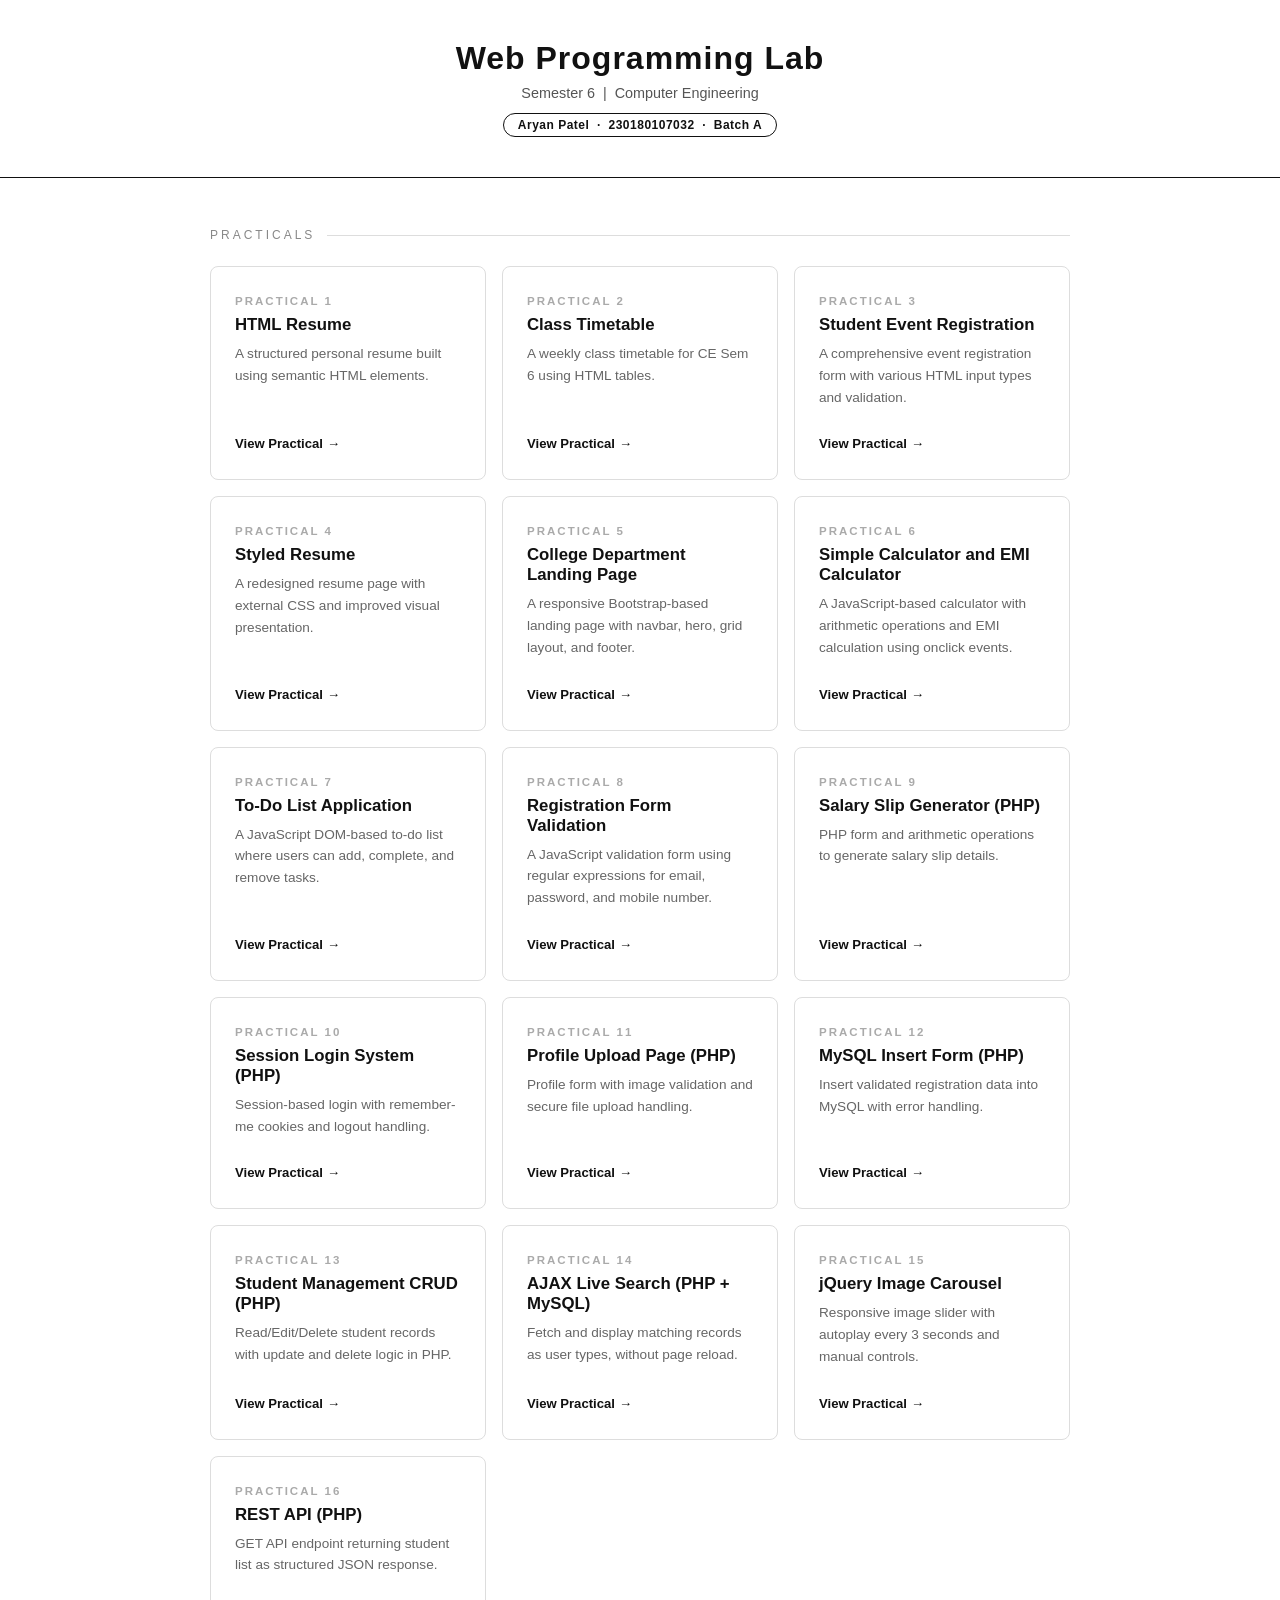
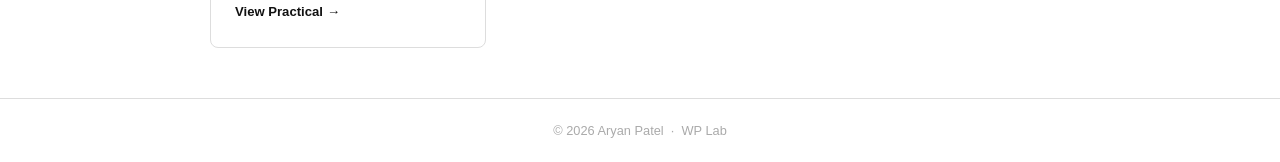
<file: index.html>
<!-- 
    Name : Patel Aryan Mahendrakumar
    Roll No : 230180107032
    Batch : A
-->

<!DOCTYPE html>
<html lang="en">

<head>
    <meta charset="UTF-8" />
    <meta name="viewport" content="width=device-width, initial-scale=1.0" />
    <title>WP Lab – Aryan Patel</title>
    <link rel="stylesheet" href="style.css" />
</head>

<body>

    <header>
        <h1>Web Programming Lab</h1>
        <p>Semester 6 &nbsp;|&nbsp; Computer Engineering</p>
        <span class="badge">Aryan Patel &nbsp;·&nbsp; 230180107032 &nbsp;·&nbsp; Batch A</span>
    </header>

    <main>
        <p class="section-title">Practicals</p>

        <div class="grid">

            <div class="card">
                <span class="card-number">Practical 1</span>
                <span class="card-title">HTML Resume</span>
                <span class="card-desc">A structured personal resume built using semantic HTML elements.</span>
                <div class="card-actions">
                    <a class="card-link" href="https://aryanpatel287.github.io/Web-Programming-Lab/Practical1/Practical1_HTMLResume.html" target="_blank">View Practical</a>
                </div>
            </div>

            <div class="card">
                <span class="card-number">Practical 2</span>
                <span class="card-title">Class Timetable</span>
                <span class="card-desc">A weekly class timetable for CE Sem 6 using HTML tables.</span>
                <div class="card-actions">
                    <a class="card-link" href="https://aryanpatel287.github.io/Web-Programming-Lab/Practical2/Practical2_ClassTimetable.html" target="_blank">View Practical</a>
                </div>
            </div>

            <div class="card">
                <span class="card-number">Practical 3</span>
                <span class="card-title">Student Event Registration</span>
                <span class="card-desc">A comprehensive event registration form with various HTML input types and validation.</span>
                <div class="card-actions">
                    <a class="card-link" href="https://aryanpatel287.github.io/Web-Programming-Lab/Practical3/Practical3_StudentEventRegistration.html" target="_blank">View Practical</a>
                </div>
            </div>

            <div class="card">
                <span class="card-number">Practical 4</span>
                <span class="card-title">Styled Resume</span>
                <span class="card-desc">A redesigned resume page with external CSS and improved visual presentation.</span>
                <div class="card-actions">
                    <a class="card-link" href="https://aryanpatel287.github.io/Web-Programming-Lab/Practical4/Practical1_HTMLResume.html" target="_blank">View Practical</a>
                </div>
            </div>

            <div class="card">
                <span class="card-number">Practical 5</span>
                <span class="card-title">College Department Landing Page</span>
                <span class="card-desc">A responsive Bootstrap-based landing page with navbar, hero, grid layout, and footer.</span>
                <div class="card-actions">
                    <a class="card-link" href="https://aryanpatel287.github.io/Web-Programming-Lab/Practical5/Practical5_CollegeDepartmentLandingPage.html" target="_blank">View Practical</a>
                </div>
            </div>

            <div class="card">
                <span class="card-number">Practical 6</span>
                <span class="card-title">Simple Calculator and EMI Calculator</span>
                <span class="card-desc">A JavaScript-based calculator with arithmetic operations and EMI calculation using onclick events.</span>
                <div class="card-actions">
                    <a class="card-link" href="https://aryanpatel287.github.io/Web-Programming-Lab/Practical6/Practical6_CalculatorAndEMICalculator.html" target="_blank">View Practical</a>
                </div>
            </div>

            <div class="card">
                <span class="card-number">Practical 7</span>
                <span class="card-title">To-Do List Application</span>
                <span class="card-desc">A JavaScript DOM-based to-do list where users can add, complete, and remove tasks.</span>
                <div class="card-actions">
                    <a class="card-link" href="https://aryanpatel287.github.io/Web-Programming-Lab/Practical7/Practical7_ToDoListApplication.html" target="_blank">View Practical</a>
                </div>
            </div>

            <div class="card">
                <span class="card-number">Practical 8</span>
                <span class="card-title">Registration Form Validation</span>
                <span class="card-desc">A JavaScript validation form using regular expressions for email, password, and mobile number.</span>
                <div class="card-actions">
                    <a class="card-link" href="https://aryanpatel287.github.io/Web-Programming-Lab/Practical8/Practical8_RegistrationFormValidation.html" target="_blank">View Practical</a>
                </div>
            </div>

            <div class="card">
                <span class="card-number">Practical 9</span>
                <span class="card-title">Salary Slip Generator (PHP)</span>
                <span class="card-desc">PHP form and arithmetic operations to generate salary slip details.</span>
                <div class="card-actions">
                    <a class="card-link" href="https://aryan-wp.gt.tc/lab/Practical9/" target="_blank">View Practical</a>
                </div>
            </div>

            <div class="card">
                <span class="card-number">Practical 10</span>
                <span class="card-title">Session Login System (PHP)</span>
                <span class="card-desc">Session-based login with remember-me cookies and logout handling.</span>
                <div class="card-actions">
                    <a class="card-link" href="https://aryan-wp.gt.tc/lab/Practical10/" target="_blank">View Practical</a>
                </div>
            </div>

            <div class="card">
                <span class="card-number">Practical 11</span>
                <span class="card-title">Profile Upload Page (PHP)</span>
                <span class="card-desc">Profile form with image validation and secure file upload handling.</span>
                <div class="card-actions">
                    <a class="card-link" href="https://aryan-wp.gt.tc/lab/Practical11/" target="_blank">View Practical</a>
                </div>
            </div>

            <div class="card">
                <span class="card-number">Practical 12</span>
                <span class="card-title">MySQL Insert Form (PHP)</span>
                <span class="card-desc">Insert validated registration data into MySQL with error handling.</span>
                <div class="card-actions">
                    <a class="card-link" href="https://aryan-wp.gt.tc/lab/Practical12/" target="_blank">View Practical</a>
                </div>
            </div>

            <div class="card">
                <span class="card-number">Practical 13</span>
                <span class="card-title">Student Management CRUD (PHP)</span>
                <span class="card-desc">Read/Edit/Delete student records with update and delete logic in PHP.</span>
                <div class="card-actions">
                    <a class="card-link" href="https://aryan-wp.gt.tc/lab/Practical13/" target="_blank">View Practical</a>
                </div>
            </div>

            <div class="card">
                <span class="card-number">Practical 14</span>
                <span class="card-title">AJAX Live Search (PHP + MySQL)</span>
                <span class="card-desc">Fetch and display matching records as user types, without page reload.</span>
                <div class="card-actions">
                    <a class="card-link" href="https://aryan-wp.gt.tc/lab/Practical14/" target="_blank">View Practical</a>
                </div>
            </div>

            <div class="card">
                <span class="card-number">Practical 15</span>
                <span class="card-title">jQuery Image Carousel</span>
                <span class="card-desc">Responsive image slider with autoplay every 3 seconds and manual controls.</span>
                <div class="card-actions">
                    <a class="card-link" href="https://aryan-wp.gt.tc/lab/Practical15/index.html" target="_blank">View Practical</a>
                </div>
            </div>

            <div class="card">
                <span class="card-number">Practical 16</span>
                <span class="card-title">REST API (PHP)</span>
                <span class="card-desc">GET API endpoint returning student list as structured JSON response.</span>
                <div class="card-actions">
                    <a class="card-link" href="https://aryan-wp.gt.tc/lab/Practical16/students.php" target="_blank">View Practical</a>
                </div>
            </div>

        </div>
    </main>

    <footer>
        &copy; 2026 Aryan Patel &nbsp;·&nbsp; WP Lab
    </footer>

</body>

</html>
</file>
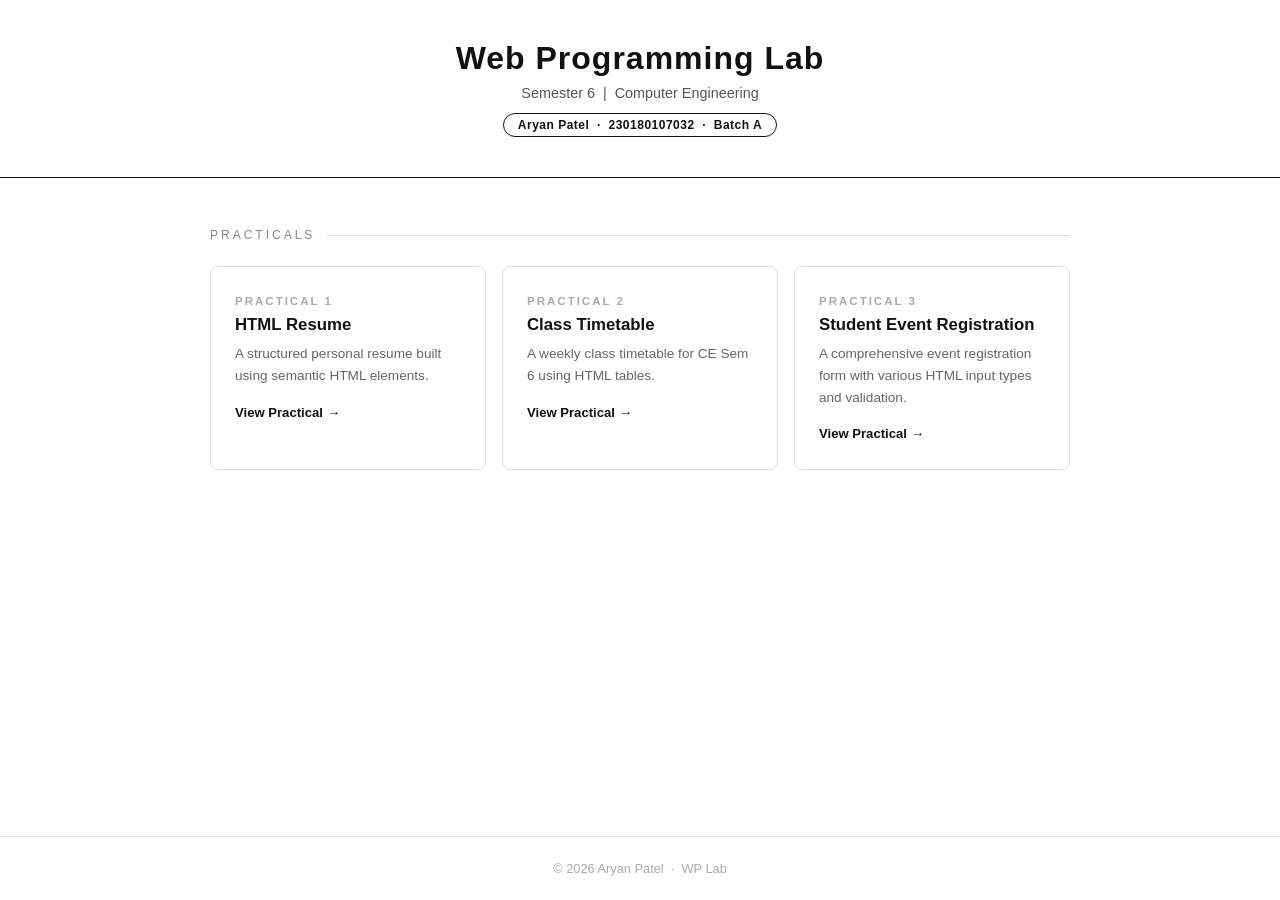
<file: docs/index.html>
<!-- 
    Name : Patel Aryan Mahendrakumar
    Roll No : 230180107032
    Batch : A
-->

<!DOCTYPE html>
<html lang="en">

<head>
    <meta charset="UTF-8" />
    <meta name="viewport" content="width=device-width, initial-scale=1.0" />
    <title>WP Lab – Aryan Patel</title>
    <link rel="stylesheet" href="style.css" />
</head>

<body>

    <header>
        <h1>Web Programming Lab</h1>
        <p>Semester 6 &nbsp;|&nbsp; Computer Engineering</p>
        <span class="badge">Aryan Patel &nbsp;·&nbsp; 230180107032 &nbsp;·&nbsp; Batch A</span>
    </header>

    <main>
        <p class="section-title">Practicals</p>

        <div class="grid">

            <a class="card" href="../Practical1/Practical1_HTMLResume.html">
                <span class="card-number">Practical 1</span>
                <span class="card-title">HTML Resume</span>
                <span class="card-desc">A structured personal resume built using semantic HTML elements.</span>
                <span class="card-link">View Practical</span>
            </a>

            <a class="card" href="../Practical2/Practical2_ClassTimetable.html">
                <span class="card-number">Practical 2</span>
                <span class="card-title">Class Timetable</span>
                <span class="card-desc">A weekly class timetable for CE Sem 6 using HTML tables.</span>
                <span class="card-link">View Practical</span>
            </a>

            <a class="card" href="../Practical3/Practical3_StudentEventRegistration.html">
                <span class="card-number">Practical 3</span>
                <span class="card-title">Student Event Registration</span>
                <span class="card-desc">A comprehensive event registration form with various HTML input types and validation.</span>
                <span class="card-link">View Practical</span>
            </a>

        </div>
    </main>

    <footer>
        &copy; 2026 Aryan Patel &nbsp;·&nbsp; WP Lab
    </footer>

</body>

</html>
</file>
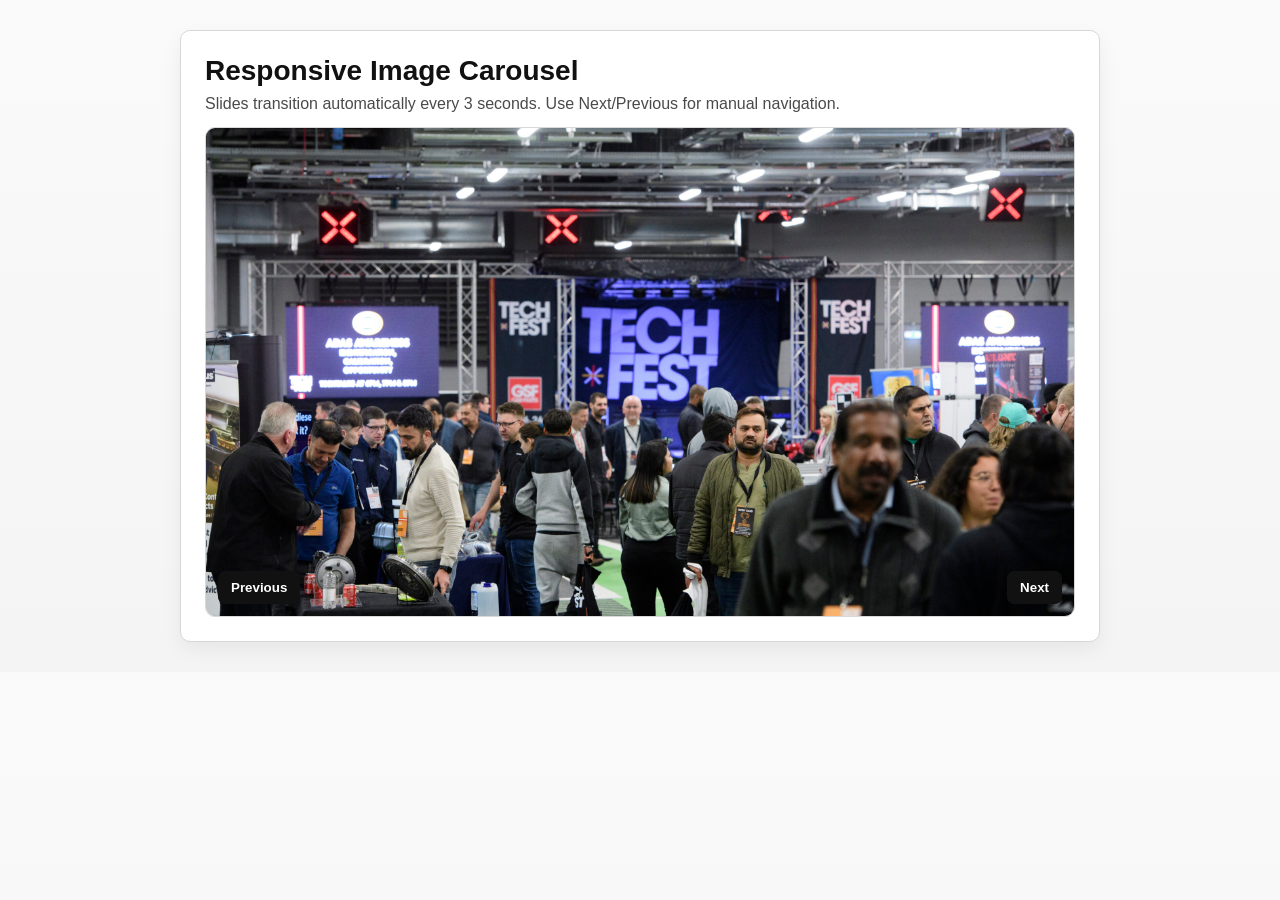
<file: Practical15/index.html>
<!DOCTYPE html>
<html lang="en">
<head>
    <meta charset="UTF-8">
    <meta name="viewport" content="width=device-width, initial-scale=1.0">
    <title>Practical 15 - jQuery Image Carousel</title>
    <link rel="stylesheet" href="style.css">
</head>
<body>
    <main class="page">
        <section class="panel">
            <h1>Responsive Image Carousel</h1>
            <p class="hint">Slides transition automatically every 3 seconds. Use Next/Previous for manual navigation.</p>

            <div class="carousel" id="carousel">
                <div class="slides">
                    <img src="images/TechFest-24_Crowds_39-scaled.jpg" alt="Tech Fest crowd" class="slide active">
                    <img src="images/coding%20area.jpg" alt="Coding area" class="slide">
                    <img src="images/project%20expo.webp" alt="Project expo" class="slide">
                    <img src="images/cultural%20event.jpg" alt="Cultural event" class="slide">
                </div>

                <button type="button" id="prevBtn" class="nav-btn">Previous</button>
                <button type="button" id="nextBtn" class="nav-btn">Next</button>
            </div>
        </section>
    </main>

    <script src="https://code.jquery.com/jquery-3.7.1.min.js" integrity="sha256-/JqT3SQfawRcv/BIHPThkBvs0OEvtFFmqPF/lYI/Cxo=" crossorigin="anonymous"></script>
    <script src="script.js"></script>
</body>
</html>
</file>
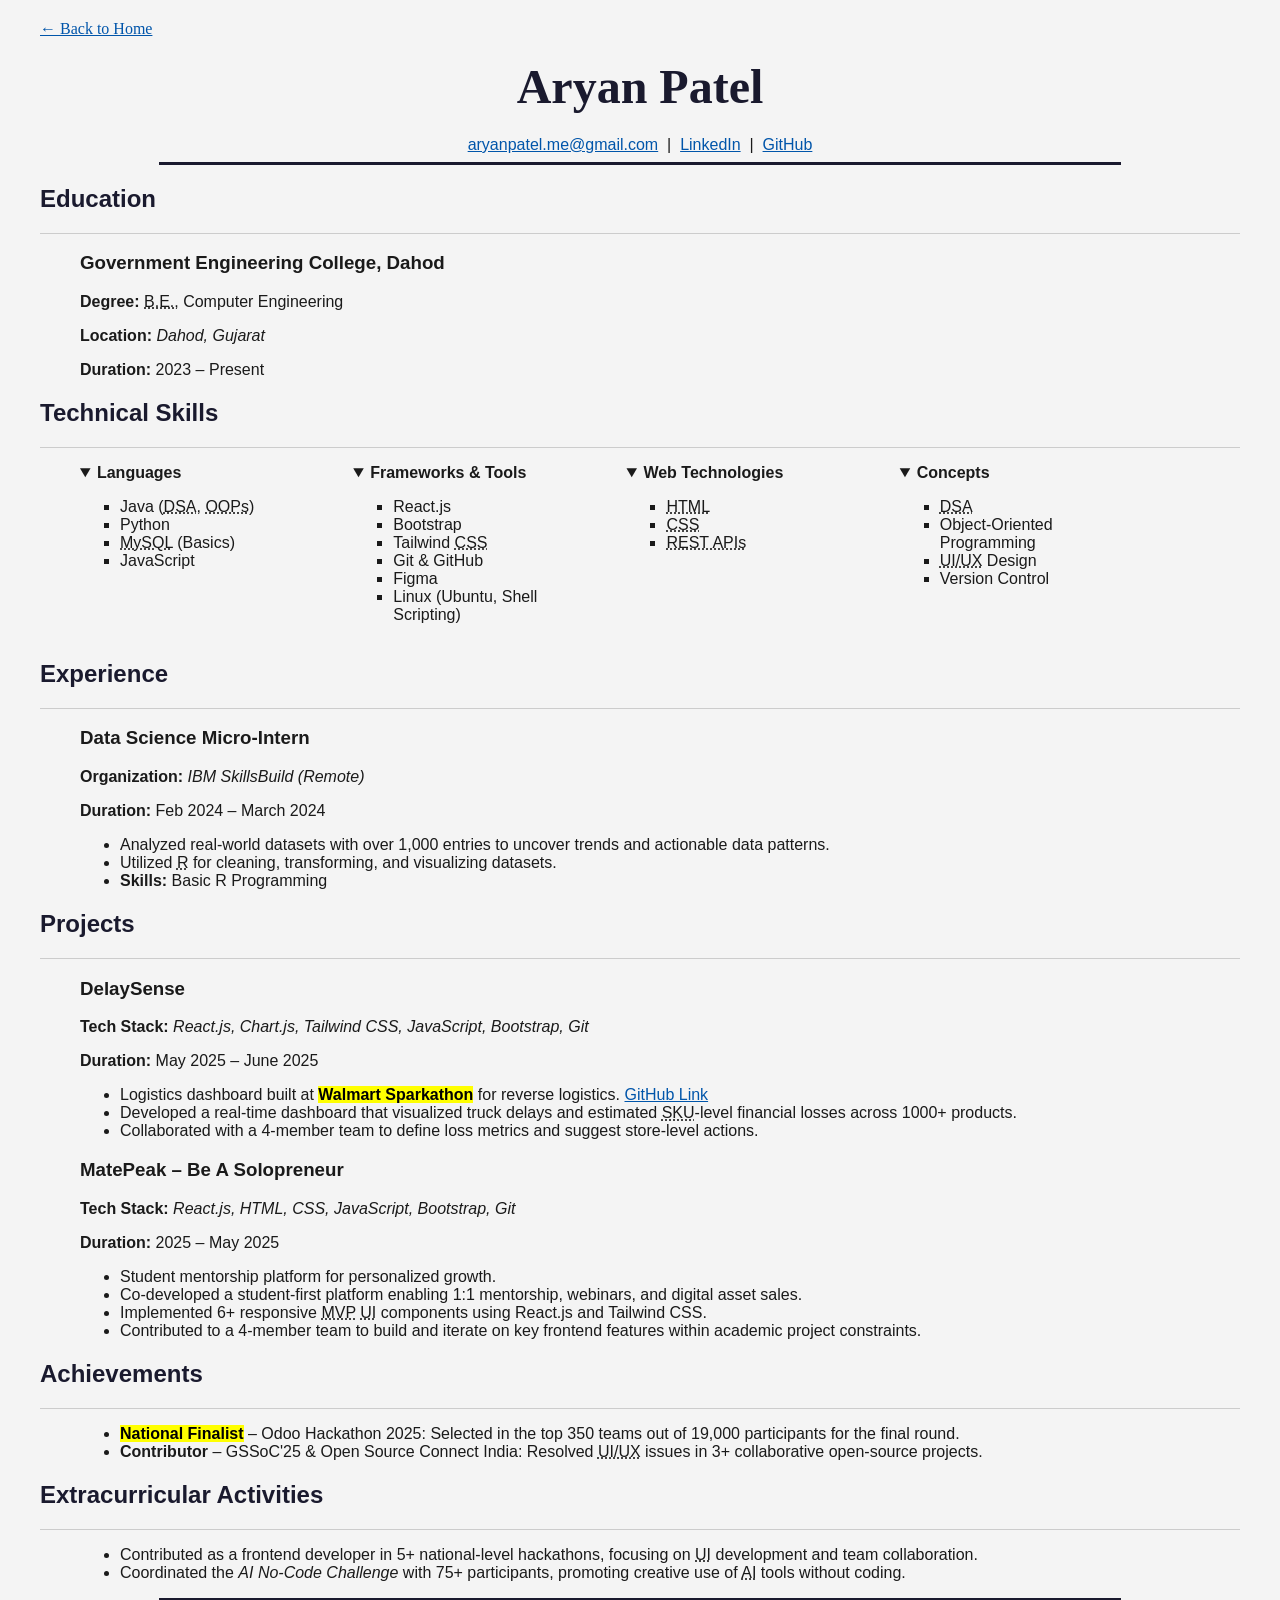
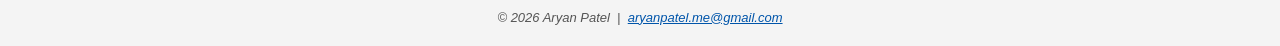
<file: Practical1/Practical1_HTMLResume.html>
<!-- 
    Name  : Patel Aryan Mahendrakumar
    Roll  : 230180107032
    Batch : A
-->

<!DOCTYPE html>
<html lang="en">

<head>
    <meta charset="UTF-8" />
    <meta name="viewport" content="width=device-width, initial-scale=1.0" />
    <title>Aryan Patel - Resume</title>
</head>

<body bgcolor="#f4f4f4" text="#1a1a1a" link="#0055aa" vlink="#551a8b" leftmargin="40" rightmargin="40" topmargin="20">

    <p><a href="../index.html">&#8592; Back to Home</a></p>

    <!-- Global font wrapper applied once for entire page -->
    <font face="Arial, sans-serif" size="3">

        <!-- HEADER -->
        <header align="center">

            <h1>
                <font face="Georgia, Times New Roman, serif" size="7" color="#1a1a2e">
                    <b>Aryan Patel</b>
                </font>
            </h1>

            <nav>
                <a href="mailto:aryanpatel.me@gmail.com">aryanpatel.me@gmail.com</a>
                &nbsp;|&nbsp;
                <a href="https://www.linkedin.com/in/aryan-patel28/" target="_blank">LinkedIn</a>
                &nbsp;|&nbsp;
                <a href="https://github.com/aryanpatel287" target="_blank">GitHub</a>
            </nav>

            <hr color="#1a1a2e" size="3" width="80%" />

        </header>

        <!-- MAIN CONTENT -->
        <main>

            <!-- Education -->
            <section>
                <h2><font color="#1a1a2e">Education</font></h2>
                <hr color="#cccccc" size="1" />
                <blockquote>
                    <article>
                        <h3>Government Engineering College, Dahod</h3>
                        <p><strong>Degree:</strong> <abbr title="Bachelor of Engineering">B.E.</abbr>, Computer Engineering</p>
                        <p><strong>Location:</strong> <em>Dahod, Gujarat</em></p>
                        <p><strong>Duration:</strong> <time datetime="2023">2023</time> &ndash; <time>Present</time></p>
                    </article>
                </blockquote>
            </section>

            <!-- Technical Skills -->
            <section>
                <h2><font color="#1a1a2e">Technical Skills</font></h2>
                <hr color="#cccccc" size="1" />
                <blockquote>
                    <div>

                        <article style="display:inline-block; vertical-align:top; width:22%; margin-right:2%;">
                            <details open>
                                <summary><strong>Languages</strong></summary>
                                <ul type="square">
                                    <li>Java (<abbr title="Data Structures and Algorithms">DSA</abbr>, <abbr title="Object-Oriented Programming">OOPs</abbr>)</li>
                                    <li>Python</li>
                                    <li><abbr title="Structured Query Language">MySQL</abbr> (Basics)</li>
                                    <li>JavaScript</li>
                                </ul>
                            </details>
                        </article>

                        <article style="display:inline-block; vertical-align:top; width:22%; margin-right:2%;">
                            <details open>
                                <summary><strong>Frameworks &amp; Tools</strong></summary>
                                <ul type="square">
                                    <li>React.js</li>
                                    <li>Bootstrap</li>
                                    <li>Tailwind <abbr title="Cascading Style Sheets">CSS</abbr></li>
                                    <li>Git &amp; GitHub</li>
                                    <li>Figma</li>
                                    <li>Linux (Ubuntu, Shell Scripting)</li>
                                </ul>
                            </details>
                        </article>

                        <article style="display:inline-block; vertical-align:top; width:22%; margin-right:2%;">
                            <details open>
                                <summary><strong>Web Technologies</strong></summary>
                                <ul type="square">
                                    <li><abbr title="HyperText Markup Language">HTML</abbr></li>
                                    <li><abbr title="Cascading Style Sheets">CSS</abbr></li>
                                    <li><abbr title="Representational State Transfer API">REST APIs</abbr></li>
                                </ul>
                            </details>
                        </article>

                        <article style="display:inline-block; vertical-align:top; width:22%;">
                            <details open>
                                <summary><strong>Concepts</strong></summary>
                                <ul type="square">
                                    <li><abbr title="Data Structures and Algorithms">DSA</abbr></li>
                                    <li>Object-Oriented Programming</li>
                                    <li><abbr title="User Interface / User Experience">UI/UX</abbr> Design</li>
                                    <li>Version Control</li>
                                </ul>
                            </details>
                        </article>

                    </div>
                </blockquote>
            </section>

            <!-- Experience -->
            <section>
                <h2><font color="#1a1a2e">Experience</font></h2>
                <hr color="#cccccc" size="1" />
                <blockquote>
                    <article>
                        <h3>Data Science Micro-Intern</h3>
                        <p><strong>Organization:</strong> <em>IBM SkillsBuild (Remote)</em></p>
                        <p>
                            <strong>Duration:</strong>
                            <time datetime="2024-02">Feb 2024</time> &ndash; <time datetime="2024-03">March 2024</time>
                        </p>
                        <ul type="disc">
                            <li>Analyzed real-world datasets with over 1,000 entries to uncover trends and actionable data patterns.</li>
                            <li>Utilized <abbr title="A statistical programming language">R</abbr> for cleaning, transforming, and visualizing datasets.</li>
                            <li><strong>Skills:</strong> Basic R Programming</li>
                        </ul>
                    </article>
                </blockquote>
            </section>

            <!-- Projects -->
            <section>
                <h2><font color="#1a1a2e">Projects</font></h2>
                <hr color="#cccccc" size="1" />
                <blockquote>

                    <article>
                        <h3>DelaySense</h3>
                        <p><strong>Tech Stack:</strong> <em>React.js, Chart.js, Tailwind CSS, JavaScript, Bootstrap, Git</em></p>
                        <p>
                            <strong>Duration:</strong>
                            <time datetime="2025-05">May 2025</time> &ndash; <time datetime="2025-06">June 2025</time>
                        </p>
                        <ul type="disc">
                            <li>
                                Logistics dashboard built at <mark><strong>Walmart Sparkathon</strong></mark> for reverse logistics.
                                <a href="https://github.com/aryanpatel287/DelaySense.git" target="_blank">GitHub Link</a>
                            </li>
                            <li>Developed a real-time dashboard that visualized truck delays and estimated <abbr title="Stock Keeping Unit">SKU</abbr>-level financial losses across 1000+ products.</li>
                            <li>Collaborated with a 4-member team to define loss metrics and suggest store-level actions.</li>
                        </ul>
                    </article>

                    <article>
                        <h3>MatePeak &ndash; Be A Solopreneur</h3>
                        <p><strong>Tech Stack:</strong> <em>React.js, HTML, CSS, JavaScript, Bootstrap, Git</em></p>
                        <p>
                            <strong>Duration:</strong>
                            <time datetime="2025">2025</time> &ndash; <time datetime="2025-05">May 2025</time>
                        </p>
                        <ul type="disc">
                            <li>Student mentorship platform for personalized growth.</li>
                            <li>Co-developed a student-first platform enabling 1:1 mentorship, webinars, and digital asset sales.</li>
                            <li>Implemented 6+ responsive <abbr title="Minimum Viable Product">MVP</abbr> <abbr title="User Interface">UI</abbr> components using React.js and Tailwind CSS.</li>
                            <li>Contributed to a 4-member team to build and iterate on key frontend features within academic project constraints.</li>
                        </ul>
                    </article>

                </blockquote>
            </section>

            <!-- Achievements -->
            <section>
                <h2><font color="#1a1a2e">Achievements</font></h2>
                <hr color="#cccccc" size="1" />
                <blockquote>
                    <ul type="disc">
                        <li>
                            <mark><strong>National Finalist</strong></mark> &ndash; Odoo Hackathon <time datetime="2025">2025</time>:
                            Selected in the top 350 teams out of 19,000 participants for the final round.
                        </li>
                        <li>
                            <strong>Contributor</strong> &ndash; GSSoC&apos;25 &amp; Open Source Connect India:
                            Resolved <abbr title="User Interface / User Experience">UI/UX</abbr> issues in 3+ collaborative open-source projects.
                        </li>
                    </ul>
                </blockquote>
            </section>

            <!-- Extracurricular Activities -->
            <section>
                <h2><font color="#1a1a2e">Extracurricular Activities</font></h2>
                <hr color="#cccccc" size="1" />
                <blockquote>
                    <ul type="disc">
                        <li>Contributed as a frontend developer in 5+ national-level hackathons, focusing on <abbr title="User Interface">UI</abbr> development and team collaboration.</li>
                        <li>Coordinated the <em>AI No-Code Challenge</em> with 75+ participants, promoting creative use of <abbr title="Artificial Intelligence">AI</abbr> tools without coding.</li>
                    </ul>
                </blockquote>
            </section>

        </main>

        <!-- FOOTER -->
        <hr color="#1a1a2e" size="2" width="80%" align="center" />

        <footer align="center">
            <address>
                <font size="2" color="#555555">
                    &copy; <time datetime="2026">2026</time> Aryan Patel &nbsp;|&nbsp;
                    <a href="mailto:aryanpatel.me@gmail.com">aryanpatel.me@gmail.com</a>
                </font>
            </address>
        </footer>

    </font>

</body>

</html>
</file>
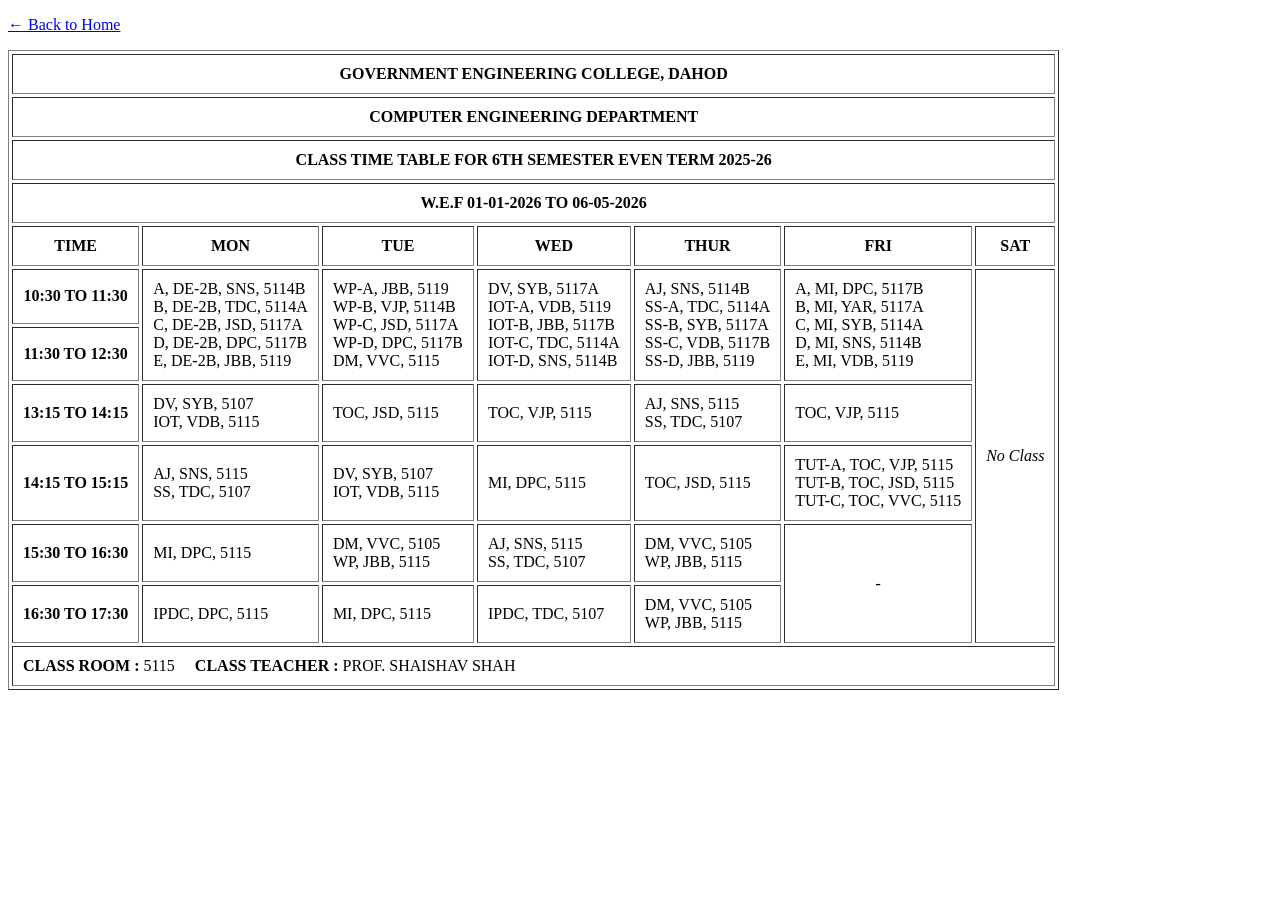
<file: Practical2/Practical2_ClassTimetable.html>
<!-- 
Name : Patel Aryan Mahendrakumar
Roll No : 230180107032 
Batch : A
-->

<!DOCTYPE html>
<html lang="en">

<head>
    <meta charset="UTF-8" />
    <meta name="viewport" content="width=device-width, initial-scale=1.0" />
    <title>Class Timetable - CE Sem 6</title>
</head>

<body>

    <p><a href="../index.html">&#8592; Back to Home</a></p>

    <table border="1" cellspacing="3" cellpadding="10">

        <thead>
            <tr>
                <th colspan="7">GOVERNMENT ENGINEERING COLLEGE, DAHOD</th>
            </tr>
            <tr>
                <th colspan="7">COMPUTER ENGINEERING DEPARTMENT</th>
            </tr>
            <tr>
                <th colspan="7">CLASS TIME TABLE FOR 6TH SEMESTER EVEN TERM 2025-26</th>
            </tr>
            <tr>
                <th colspan="7">W.E.F 01-01-2026 TO 06-05-2026</th>
            </tr>

            <tr>
                <th>TIME</th>
                <th>MON</th>
                <th>TUE</th>
                <th>WED</th>
                <th>THUR</th>
                <th>FRI</th>
                <th>SAT</th>
            </tr>
        </thead>

        <tbody>
            <tr>
                <td align="center"><b>10:30 TO 11:30</b></td>

                <td rowspan="2">
                    A, DE-2B, SNS, 5114B<br />
                    B, DE-2B, TDC, 5114A<br />
                    C, DE-2B, JSD, 5117A<br />
                    D, DE-2B, DPC, 5117B<br />
                    E, DE-2B, JBB, 5119
                </td>

                <td rowspan="2">
                    WP-A, JBB, 5119<br />
                    WP-B, VJP, 5114B<br />
                    WP-C, JSD, 5117A<br />
                    WP-D, DPC, 5117B<br />
                    DM, VVC, 5115
                </td>

                <td rowspan="2">
                    DV, SYB, 5117A<br />
                    IOT-A, VDB, 5119<br />
                    IOT-B, JBB, 5117B<br />
                    IOT-C, TDC, 5114A<br />
                    IOT-D, SNS, 5114B
                </td>

                <td rowspan="2">
                    AJ, SNS, 5114B<br />
                    SS-A, TDC, 5114A<br />
                    SS-B, SYB, 5117A<br />
                    SS-C, VDB, 5117B<br />
                    SS-D, JBB, 5119
                </td>

                <td rowspan="2">
                    A, MI, DPC, 5117B<br />
                    B, MI, YAR, 5117A<br />
                    C, MI, SYB, 5114A<br />
                    D, MI, SNS, 5114B<br />
                    E, MI, VDB, 5119
                </td>

                <td rowspan="6" align="center"><i>No Class</i></td>
            </tr>

            <tr>
                <td align="center"><b>11:30 TO 12:30</b></td>
            </tr>

            <tr>
                <td align="center"><b>13:15 TO 14:15</b></td>
                <td>
                    DV, SYB, 5107<br />
                    IOT, VDB, 5115
                </td>
                <td>TOC, JSD, 5115</td>
                <td>TOC, VJP, 5115</td>
                <td>
                    AJ, SNS, 5115<br />
                    SS, TDC, 5107
                </td>
                <td>TOC, VJP, 5115</td>
            </tr>

            <tr>
                <td align="center"><b>14:15 TO 15:15</b></td>
                <td>
                    AJ, SNS, 5115<br />
                    SS, TDC, 5107
                </td>
                <td>
                    DV, SYB, 5107<br />
                    IOT, VDB, 5115
                </td>
                <td>MI, DPC, 5115</td>
                <td>TOC, JSD, 5115</td>
                <td>
                    TUT-A, TOC, VJP, 5115<br />
                    TUT-B, TOC, JSD, 5115<br />
                    TUT-C, TOC, VVC, 5115
                </td>
            </tr>

            <tr>
                <td align="center"><b>15:30 TO 16:30</b></td>
                <td>MI, DPC, 5115</td>
                <td>
                    DM, VVC, 5105<br />
                    WP, JBB, 5115
                </td>
                <td>
                    AJ, SNS, 5115<br />
                    SS, TDC, 5107
                </td>
                <td>
                    DM, VVC, 5105<br />
                    WP, JBB, 5115
                </td>
                <td rowspan="2" align="center"><i>-</i></td>
            </tr>

            <tr>
                <td align="center"><b>16:30 TO 17:30</b></td>
                <td>IPDC, DPC, 5115</td>
                <td>MI, DPC, 5115</td>
                <td>IPDC, TDC, 5107</td>
                <td>
                    DM, VVC, 5105<br />
                    WP, JBB, 5115
                </td>
            </tr>

        </tbody>

        <tfoot>
            <tr>
                <td colspan="7">
                    <b>CLASS ROOM :</b> 5115 &nbsp;&nbsp;&nbsp;
                    <b>CLASS TEACHER :</b> PROF. SHAISHAV SHAH
                </td>
            </tr>
        </tfoot>

    </table>

</body>

</html>
</file>
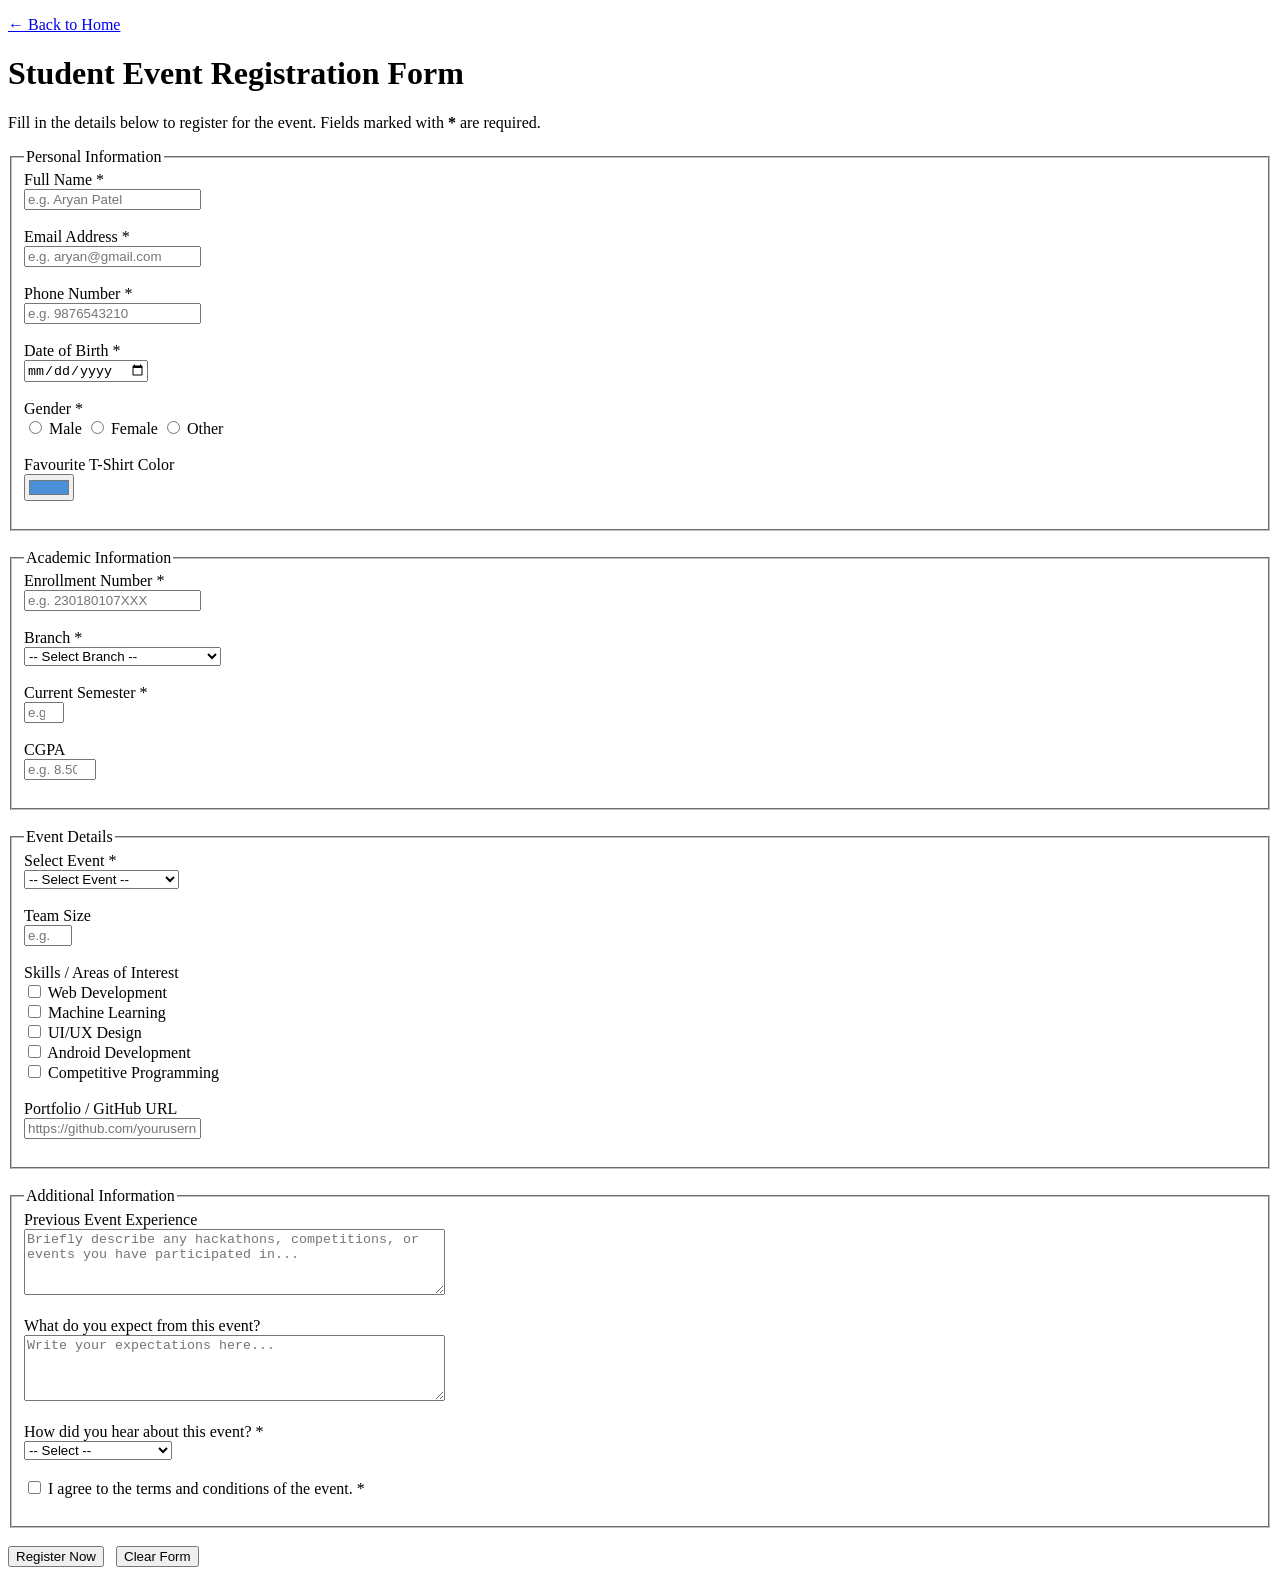
<file: Practical3/Practical3_StudentEventRegistration.html>
<!-- 
Name : Patel Aryan Mahendrakumar
Roll No : 230180107032
Batch : A
-->

<!DOCTYPE html>
<html lang="en">

<head>
    <meta charset="UTF-8" />
    <meta name="viewport" content="width=device-width, initial-scale=1.0" />
    <title>Student Event Registration</title>
</head>

<body>

    <p><a href="../index.html">&#8592; Back to Home</a></p>

    <h1>Student Event Registration Form</h1>
    <p>Fill in the details below to register for the event. Fields marked with <strong>*</strong> are required.</p>

    <form action="#" method="post">

        <!-- ===== PERSONAL INFORMATION ===== -->
        <fieldset>
            <legend>Personal Information</legend>

            <label for="fullname">Full Name *</label><br />
            <input type="text" id="fullname" name="fullname" placeholder="e.g. Aryan Patel" pattern="[A-Za-z ]{3,50}"
                title="Only letters and spaces, 3–50 characters" required /><br /><br />

            <label for="email">Email Address *</label><br />
            <input type="email" id="email" name="email" placeholder="e.g. aryan@gmail.com" required /><br /><br />

            <label for="phone">Phone Number *</label><br />
            <input type="tel" id="phone" name="phone" placeholder="e.g. 9876543210" pattern="[6-9][0-9]{9}"
                title="Enter a valid 10-digit Indian mobile number" required /><br /><br />

            <label for="dob">Date of Birth *</label><br />
            <input type="date" id="dob" name="dob" required /><br /><br />

            <label for="gender">Gender *</label><br />
            <input type="radio" id="male" name="gender" value="male" required /> <label for="male">Male</label>
            <input type="radio" id="female" name="gender" value="female" /> <label for="female">Female</label>
            <input type="radio" id="other" name="gender" value="other" /> <label for="other">Other</label>
            <br /><br />

            <label for="tshirt">Favourite T-Shirt Color</label><br />
            <input type="color" id="tshirt" name="tshirt" value="#4a90d9" /><br /><br />

        </fieldset>

        <br />

        <!-- ===== ACADEMIC INFORMATION ===== -->
        <fieldset>
            <legend>Academic Information</legend>

            <label for="enroll">Enrollment Number *</label><br />
            <input type="text" id="enroll" name="enroll" placeholder="e.g. 230180107XXX" pattern="[0-9]{12}"
                title="Enter your 12-digit enrollment number" required /><br /><br />

            <label for="branch">Branch *</label><br />
            <select id="branch" name="branch" required>
                <option value="">-- Select Branch --</option>
                <option value="CE">Computer Engineering</option>
                <option value="EC">Electronics &amp; Communication</option>
                <option value="ME">Mechanical Engineering</option>
                <option value="CV">Civil Engineering</option>
                <option value="EE">Electrical Engineering</option>
            </select><br /><br />

            <label for="semester">Current Semester *</label><br />
            <input type="number" id="semester" name="semester" min="1" max="8" placeholder="e.g. 6"
                required /><br /><br />

            <label for="cgpa">CGPA</label><br />
            <input type="number" id="cgpa" name="cgpa" min="0" max="10" step="0.01"
                placeholder="e.g. 8.50" /><br /><br />

        </fieldset>

        <br />

        <!-- ===== EVENT DETAILS ===== -->
        <fieldset>
            <legend>Event Details</legend>

            <label for="event">Select Event *</label><br />
            <select id="event" name="event" required>
                <option value="">-- Select Event --</option>
                <optgroup label="Technical">
                    <option value="hackathon">Hackathon</option>
                    <option value="codingcontest">Coding Contest</option>
                    <option value="projectexpo">Project Expo</option>
                    <option value="workshop">Workshop</option>
                </optgroup>
                <optgroup label="Non-Technical">
                    <option value="culturalnight">Cultural Night</option>
                    <option value="sportsday">Sports Day</option>
                    <option value="debate">Debate Competition</option>
                </optgroup>
            </select><br /><br />

            <label for="teamsize">Team Size</label><br />
            <input type="number" id="teamsize" name="teamsize" min="1" max="10" placeholder="e.g. 4" /><br /><br />

            <label>Skills / Areas of Interest</label><br />
            <input type="checkbox" id="webdev" name="skills" value="webdev" /> <label for="webdev">Web
                Development</label><br />
            <input type="checkbox" id="ml" name="skills" value="ml" /> <label for="ml">Machine Learning</label><br />
            <input type="checkbox" id="uiux" name="skills" value="uiux" /> <label for="uiux">UI/UX Design</label><br />
            <input type="checkbox" id="android" name="skills" value="android" /> <label for="android">Android
                Development</label><br />
            <input type="checkbox" id="cp" name="skills" value="cp" /> <label for="cp">Competitive
                Programming</label><br />
            <br />

            <label for="portfolio">Portfolio / GitHub URL</label><br />
            <input type="url" id="portfolio" name="portfolio"
                placeholder="https://github.com/yourusername" /><br /><br />

        </fieldset>

        <br />

        <!-- ===== ADDITIONAL INFORMATION ===== -->
        <fieldset>
            <legend>Additional Information</legend>

            <label for="experience">Previous Event Experience</label><br />
            <textarea id="experience" name="experience" rows="4" cols="50"
                placeholder="Briefly describe any hackathons, competitions, or events you have participated in..."
                maxlength="500"></textarea><br /><br />

            <label for="expectations">What do you expect from this event?</label><br />
            <textarea id="expectations" name="expectations" rows="4" cols="50"
                placeholder="Write your expectations here..." maxlength="500"></textarea><br /><br />

            <label for="heardFrom">How did you hear about this event? *</label><br />
            <select id="heardFrom" name="heardFrom" required>
                <option value="">-- Select --</option>
                <option value="social">Social Media</option>
                <option value="friend">Friend / Classmate</option>
                <option value="notice">College Notice Board</option>
                <option value="faculty">Faculty</option>
                <option value="other">Other</option>
            </select><br /><br />

            <input type="checkbox" id="terms" name="terms" required />
            <label for="terms">I agree to the terms and conditions of the event. *</label><br /><br />

        </fieldset>

        <br />

        <!-- ===== FORM ACTIONS ===== -->
        <input type="submit" value="Register Now" />
        &nbsp;
        <input type="reset" value="Clear Form" />

    </form>

</body>

</html>
</file>
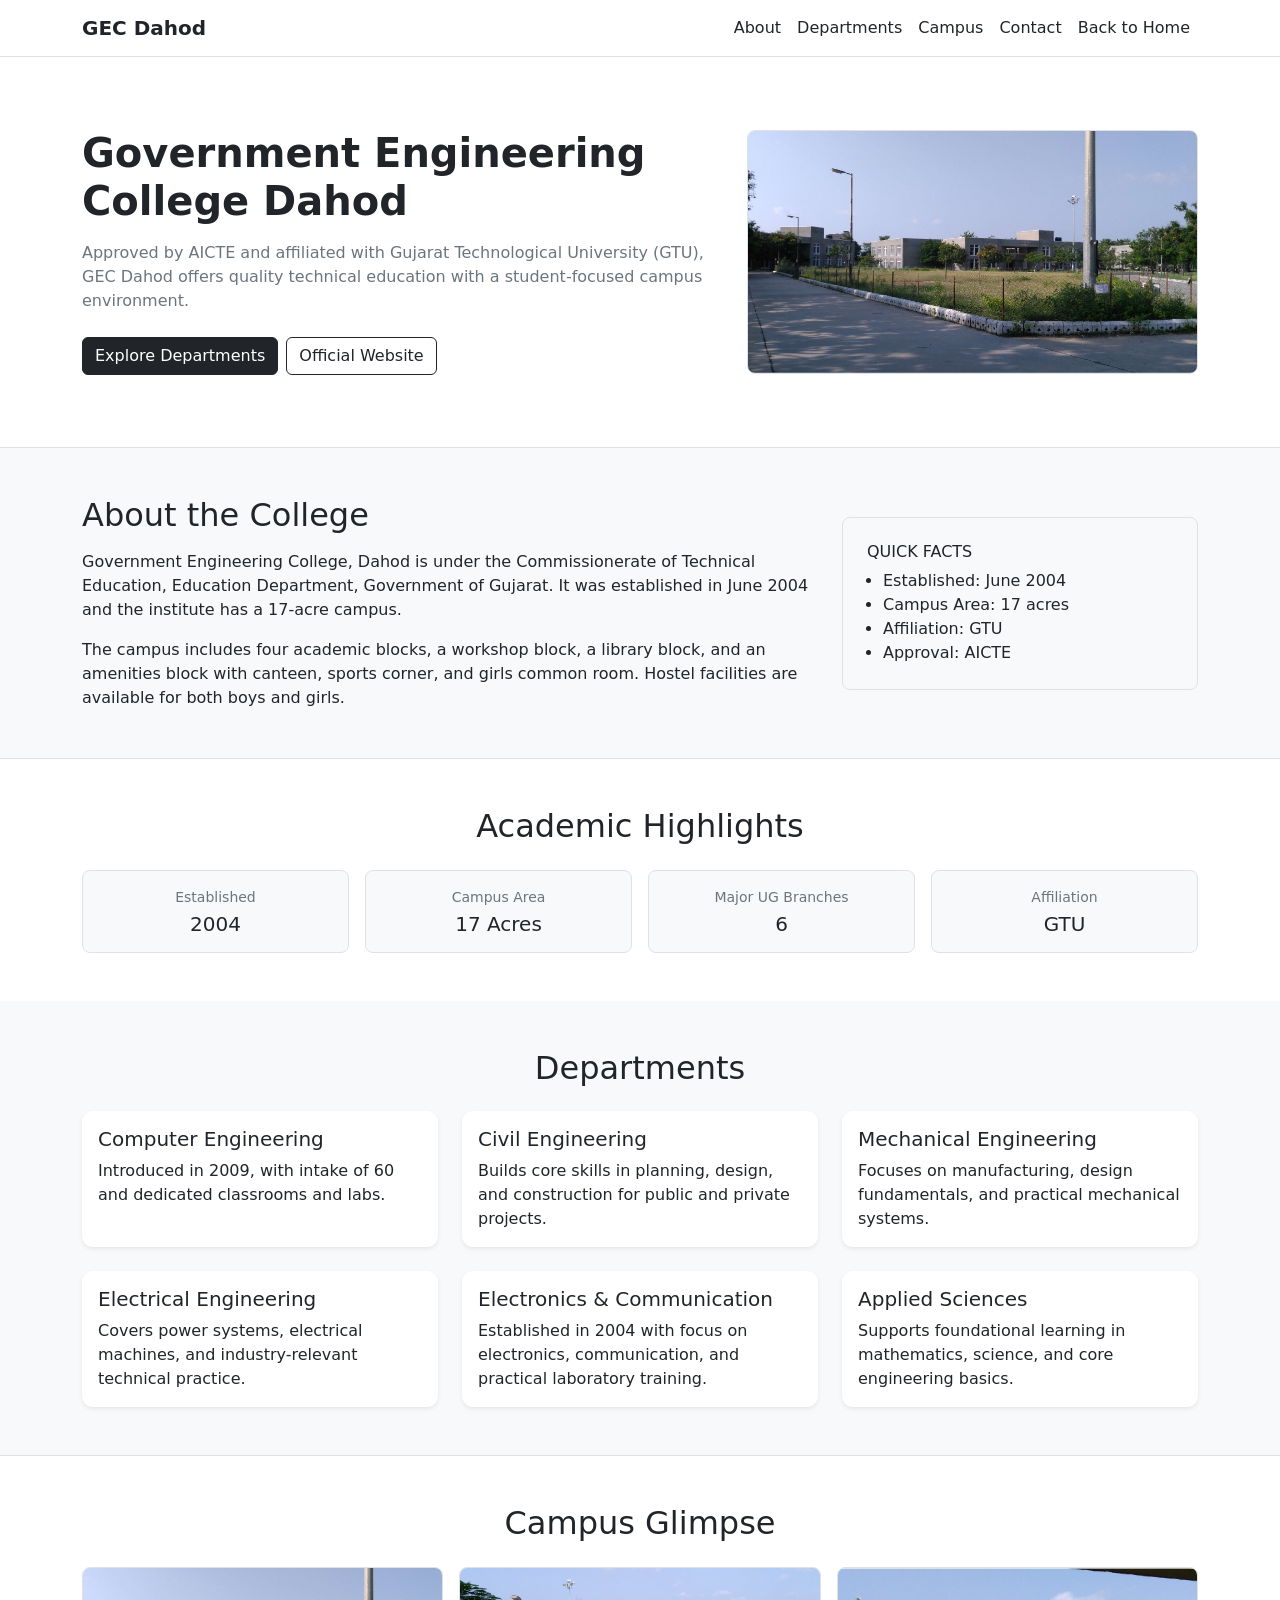
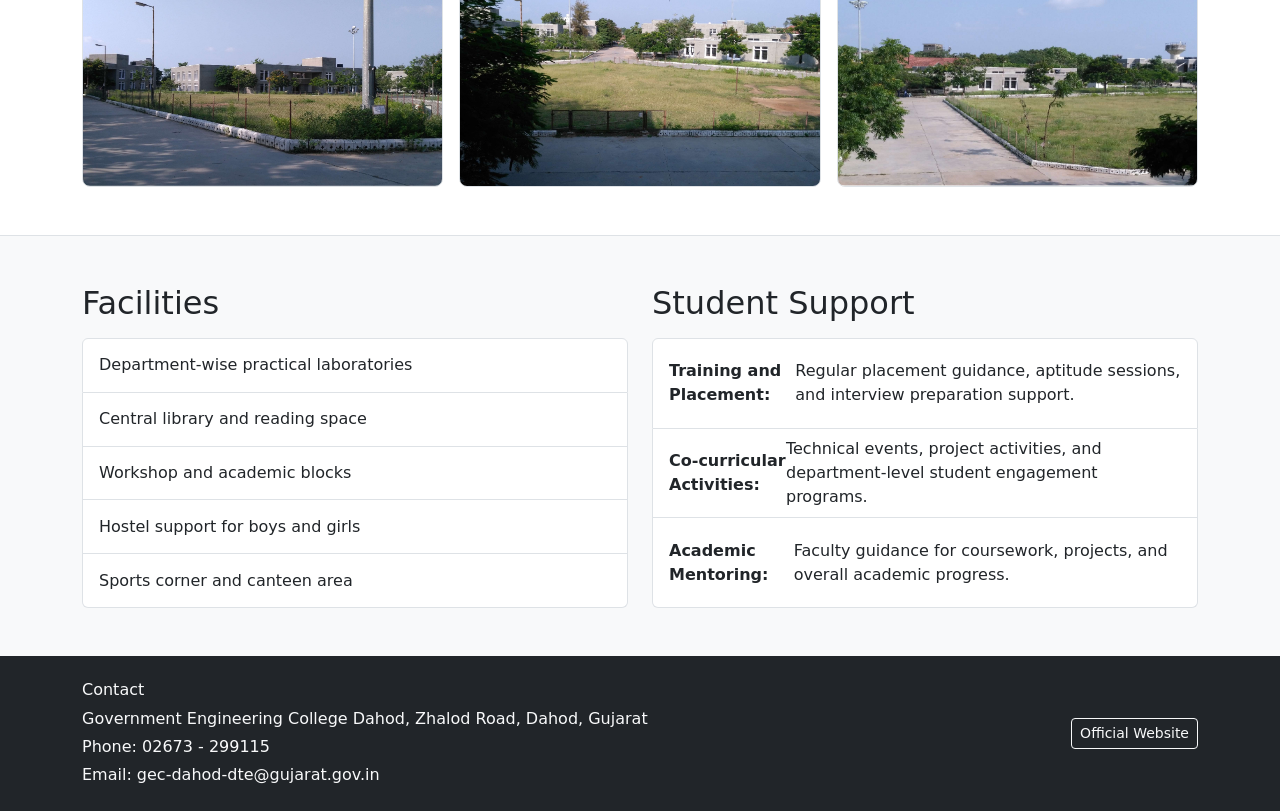
<file: Practical5/Practical5_CollegeDepartmentLandingPage.html>
<!-- 
    Name  : Patel Aryan Mahendrakumar
    Roll  : 230180107032
    Batch : A
-->

<!DOCTYPE html>
<html lang="en">

<head>
    <meta charset="UTF-8" />
    <meta name="viewport" content="width=device-width, initial-scale=1" />
    <title>GEC Dahod - Department Landing Page</title>

    <link href="https://cdn.jsdelivr.net/npm/bootstrap@5.3.3/dist/css/bootstrap.min.css" rel="stylesheet"
        integrity="sha384-QWTKZyjpPEjISv5WaRU9OFeRpok6YctnYmDr5pNlyT2bRjXh0JMhjY6hW+ALEwIH" crossorigin="anonymous" />
    <link rel="stylesheet" href="style.css" />
</head>

<body>

    <nav class="navbar navbar-expand-lg bg-white border-bottom sticky-top">
        <div class="container">
            <a class="navbar-brand fw-semibold text-dark" href="#top">GEC Dahod</a>
            <button class="navbar-toggler" type="button" data-bs-toggle="collapse" data-bs-target="#mainNav"
                aria-controls="mainNav" aria-expanded="false" aria-label="Toggle navigation">
                <span class="navbar-toggler-icon"></span>
            </button>

            <div class="collapse navbar-collapse" id="mainNav">
                <ul class="navbar-nav ms-auto">
                    <li class="nav-item"><a class="nav-link text-dark" href="#about">About</a></li>
                    <li class="nav-item"><a class="nav-link text-dark" href="#departments">Departments</a></li>
                    <li class="nav-item"><a class="nav-link text-dark" href="#campus">Campus</a></li>
                    <li class="nav-item"><a class="nav-link text-dark" href="#contact">Contact</a></li>
                    <li class="nav-item"><a class="nav-link text-dark" href="../index.html">Back to Home</a></li>
                </ul>
            </div>
        </div>
    </nav>

    <header id="top" class="py-5 border-bottom bg-white">
        <div class="container py-4">
            <div class="row align-items-center g-4">
                <div class="col-12 col-lg-7">
                    <h1 class="display-6 fw-bold mb-3">Government Engineering College Dahod</h1>
                    <p class="text-secondary mb-4">
                        Approved by AICTE and affiliated with Gujarat Technological University (GTU),
                        GEC Dahod offers quality technical education with a student-focused campus environment.
                    </p>
                    <div class="d-flex gap-2 flex-wrap">
                        <a class="btn btn-dark" href="#departments">Explore Departments</a>
                        <a class="btn btn-outline-dark" href="https://gecdahod.ac.in" target="_blank" rel="noopener noreferrer">Official Website</a>
                    </div>
                </div>
                <div class="col-12 col-lg-5">
                    <img src="IMG3.jpg" class="img-fluid rounded-3 border" alt="Government Engineering College Dahod campus" />
                </div>
            </div>
        </div>
    </header>

    <main>
        <section id="about" class="py-5">
            <div class="container">
                <div class="row g-4 align-items-center">
                    <div class="col-12 col-md-8">
                        <h2 class="mb-3">About the College</h2>
                        <p>
                            Government Engineering College, Dahod is under the Commissionerate of Technical Education,
                            Education Department, Government of Gujarat. It was established in June 2004 and the
                            institute has a 17-acre campus.
                        </p>
                        <p class="mb-0">
                            The campus includes four academic blocks, a workshop block, a library block, and an
                            amenities block with canteen, sports corner, and girls common room. Hostel facilities are
                            available for both boys and girls.
                        </p>
                    </div>
                    <div class="col-12 col-md-4">
                        <div class="p-4 border rounded-3 h-100">
                            <h3 class="h6 text-uppercase">Quick Facts</h3>
                            <ul class="mb-0 ps-3">
                                <li>Established: June 2004</li>
                                <li>Campus Area: 17 acres</li>
                                <li>Affiliation: GTU</li>
                                <li>Approval: AICTE</li>
                            </ul>
                        </div>
                    </div>
                </div>
            </div>
        </section>

        <section class="py-5 border-top bg-white">
            <div class="container">
                <h2 class="mb-4 text-center">Academic Highlights</h2>
                <div class="row g-3 text-center">
                    <div class="col-6 col-md-3">
                        <div class="p-3 border rounded-3 h-100 bg-light">
                            <p class="small text-secondary mb-1">Established</p>
                            <p class="h5 mb-0">2004</p>
                        </div>
                    </div>
                    <div class="col-6 col-md-3">
                        <div class="p-3 border rounded-3 h-100 bg-light">
                            <p class="small text-secondary mb-1">Campus Area</p>
                            <p class="h5 mb-0">17 Acres</p>
                        </div>
                    </div>
                    <div class="col-6 col-md-3">
                        <div class="p-3 border rounded-3 h-100 bg-light">
                            <p class="small text-secondary mb-1">Major UG Branches</p>
                            <p class="h5 mb-0">6</p>
                        </div>
                    </div>
                    <div class="col-6 col-md-3">
                        <div class="p-3 border rounded-3 h-100 bg-light">
                            <p class="small text-secondary mb-1">Affiliation</p>
                            <p class="h5 mb-0">GTU</p>
                        </div>
                    </div>
                </div>
            </div>
        </section>

        <section id="departments" class="py-5 bg-body-tertiary">
            <div class="container">
                <h2 class="mb-4 text-center">Departments</h2>
                <div class="row g-4">
                    <div class="col-12 col-md-6 col-lg-4">
                        <article class="card h-100 border-0 shadow-sm">
                            <div class="card-body">
                                <h3 class="h5 card-title">Computer Engineering</h3>
                                <p class="card-text">Introduced in 2009, with intake of 60 and dedicated classrooms and labs.</p>
                            </div>
                        </article>
                    </div>

                    <div class="col-12 col-md-6 col-lg-4">
                        <article class="card h-100 border-0 shadow-sm">
                            <div class="card-body">
                                <h3 class="h5 card-title">Civil Engineering</h3>
                                <p class="card-text">Builds core skills in planning, design, and construction for public and private projects.</p>
                            </div>
                        </article>
                    </div>

                    <div class="col-12 col-md-6 col-lg-4">
                        <article class="card h-100 border-0 shadow-sm">
                            <div class="card-body">
                                <h3 class="h5 card-title">Mechanical Engineering</h3>
                                <p class="card-text">Focuses on manufacturing, design fundamentals, and practical mechanical systems.</p>
                            </div>
                        </article>
                    </div>

                    <div class="col-12 col-md-6 col-lg-4">
                        <article class="card h-100 border-0 shadow-sm">
                            <div class="card-body">
                                <h3 class="h5 card-title">Electrical Engineering</h3>
                                <p class="card-text">Covers power systems, electrical machines, and industry-relevant technical practice.</p>
                            </div>
                        </article>
                    </div>

                    <div class="col-12 col-md-6 col-lg-4">
                        <article class="card h-100 border-0 shadow-sm">
                            <div class="card-body">
                                <h3 class="h5 card-title">Electronics & Communication</h3>
                                <p class="card-text">Established in 2004 with focus on electronics, communication, and practical laboratory training.</p>
                            </div>
                        </article>
                    </div>

                    <div class="col-12 col-md-6 col-lg-4">
                        <article class="card h-100 border-0 shadow-sm">
                            <div class="card-body">
                                <h3 class="h5 card-title">Applied Sciences</h3>
                                <p class="card-text">Supports foundational learning in mathematics, science, and core engineering basics.</p>
                            </div>
                        </article>
                    </div>
                </div>
            </div>
        </section>

        <section id="campus" class="py-5 bg-white border-top">
            <div class="container">
                <h2 class="mb-4 text-center">Campus Glimpse</h2>
                <div class="row g-3">
                    <div class="col-12 col-md-4">
                        <img src="IMG3.jpg" class="img-fluid rounded-3 border w-100 campus-img" alt="College building view" />
                    </div>
                    <div class="col-12 col-md-4">
                        <img src="IMG4.jpg" class="img-fluid rounded-3 border w-100 campus-img" alt="Campus infrastructure" />
                    </div>
                    <div class="col-12 col-md-4">
                        <img src="IMG5.jpg" class="img-fluid rounded-3 border w-100 campus-img" alt="Department area" />
                    </div>
                </div>
            </div>
        </section>

        <section class="py-5 border-top bg-body-tertiary">
            <div class="container">
                <div class="row g-4 align-items-stretch">
                    <div class="col-12 col-lg-6">
                        <h2 class="mb-3">Facilities</h2>
                        <ul class="list-group facilities-panel">
                            <li class="list-group-item">Department-wise practical laboratories</li>
                            <li class="list-group-item">Central library and reading space</li>
                            <li class="list-group-item">Workshop and academic blocks</li>
                            <li class="list-group-item">Hostel support for boys and girls</li>
                            <li class="list-group-item">Sports corner and canteen area</li>
                        </ul>
                    </div>

                    <div class="col-12 col-lg-6">
                        <h2 class="mb-3">Student Support</h2>
                        <ul class="list-group student-support-panel">
                            <li class="list-group-item">
                                <strong>Training and Placement:</strong> Regular placement guidance, aptitude sessions,
                                and interview preparation support.
                            </li>
                            <li class="list-group-item">
                                <strong>Co-curricular Activities:</strong> Technical events, project activities, and
                                department-level student engagement programs.
                            </li>
                            <li class="list-group-item">
                                <strong>Academic Mentoring:</strong> Faculty guidance for coursework, projects, and
                                overall academic progress.
                            </li>
                        </ul>
                    </div>
                </div>
            </div>
        </section>
    </main>

    <footer id="contact" class="py-4 bg-dark text-light">
        <div class="container">
            <div class="row g-3 align-items-center">
                <div class="col-12 col-md-8">
                    <h2 class="h6 mb-2">Contact</h2>
                    <p class="mb-1">Government Engineering College Dahod, Zhalod Road, Dahod, Gujarat</p>
                    <p class="mb-1">Phone: 02673 - 299115</p>
                    <p class="mb-0">Email: gec-dahod-dte@gujarat.gov.in</p>
                </div>
                <div class="col-12 col-md-4 text-md-end">
                    <a class="btn btn-outline-light btn-sm" href="https://gecdahod.ac.in" target="_blank"
                        rel="noopener noreferrer">Official Website</a>
                </div>
            </div>
        </div>
    </footer>

    <script src="https://cdn.jsdelivr.net/npm/bootstrap@5.3.3/dist/js/bootstrap.bundle.min.js"
        integrity="sha384-YvpcrYf0tY3lHB60NNkmXc5s9fDVZLESaAA55NDzOxhy9GkcIdslK1eN7N6jIeHz"
        crossorigin="anonymous"></script>
</body>

</html>
</file>
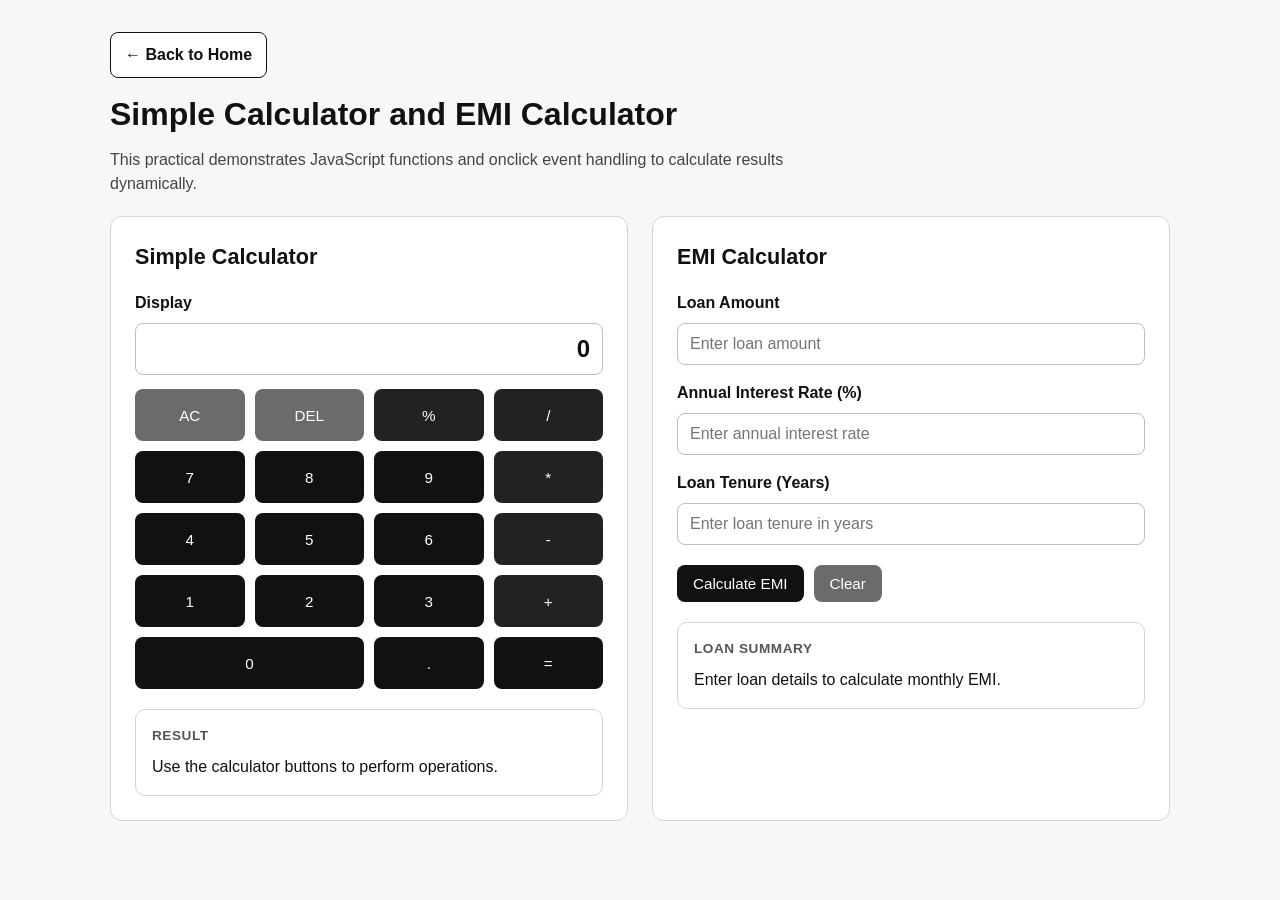
<file: Practical6/Practical6_CalculatorAndEMICalculator.html>
<!-- 
    Name  : Patel Aryan Mahendrakumar
    Roll  : 230180107032
    Batch : A
-->

<!DOCTYPE html>
<html lang="en">

<head>
    <meta charset="UTF-8" />
    <meta name="viewport" content="width=device-width, initial-scale=1.0" />
    <title>Simple Calculator and EMI Calculator</title>
    <link rel="stylesheet" href="style.css" />
</head>

<body>

    <header class="page-header">
        <div class="container">
            <p><a class="back-link" href="../index.html">&#8592; Back to Home</a></p>
            <h1>Simple Calculator and EMI Calculator</h1>
            <p class="intro">This practical demonstrates JavaScript functions and onclick event handling to calculate results dynamically.</p>
        </div>
    </header>

    <main class="container layout">
        <section class="panel">
            <h2>Simple Calculator</h2>

            <div class="calculator-box">
                <label for="calculatorDisplay">Display</label>
                <input type="text" id="calculatorDisplay" value="0" readonly />

                <div class="calculator-grid">
                    <button type="button" class="secondary-button" onclick="clearCalculator()">AC</button>
                    <button type="button" class="secondary-button" onclick="deleteLastCharacter()">DEL</button>
                    <button type="button" class="operator-button" onclick="appendValue('%')">%</button>
                    <button type="button" class="operator-button" onclick="appendValue('/')">/</button>

                    <button type="button" onclick="appendValue('7')">7</button>
                    <button type="button" onclick="appendValue('8')">8</button>
                    <button type="button" onclick="appendValue('9')">9</button>
                    <button type="button" class="operator-button" onclick="appendValue('*')">*</button>

                    <button type="button" onclick="appendValue('4')">4</button>
                    <button type="button" onclick="appendValue('5')">5</button>
                    <button type="button" onclick="appendValue('6')">6</button>
                    <button type="button" class="operator-button" onclick="appendValue('-')">-</button>

                    <button type="button" onclick="appendValue('1')">1</button>
                    <button type="button" onclick="appendValue('2')">2</button>
                    <button type="button" onclick="appendValue('3')">3</button>
                    <button type="button" class="operator-button" onclick="appendValue('+')">+</button>

                    <button type="button" class="zero-button" onclick="appendValue('0')">0</button>
                    <button type="button" onclick="appendValue('.')">.</button>
                    <button type="button" class="equal-button" onclick="calculateResult()">=</button>
                </div>
            </div>

            <div class="result-box">
                <p class="result-label">Result</p>
                <p id="simpleResult">Use the calculator buttons to perform operations.</p>
            </div>
        </section>

        <section class="panel">
            <h2>EMI Calculator</h2>

            <label for="loanAmount">Loan Amount</label>
            <input type="number" id="loanAmount" placeholder="Enter loan amount" />

            <label for="interestRate">Annual Interest Rate (%)</label>
            <input type="number" id="interestRate" step="0.01" placeholder="Enter annual interest rate" />

            <label for="loanTenure">Loan Tenure (Years)</label>
            <input type="number" id="loanTenure" step="0.5" placeholder="Enter loan tenure in years" />

            <div class="button-row single-action">
                <button type="button" onclick="calculateEMI()">Calculate EMI</button>
                <button type="button" class="secondary-button" onclick="resetEMICalculator()">Clear</button>
            </div>

            <div class="result-box">
                <p class="result-label">Loan Summary</p>
                <p id="emiResult">Enter loan details to calculate monthly EMI.</p>
            </div>
        </section>
    </main>

    <script src="script.js"></script>
</body>

</html>
</file>
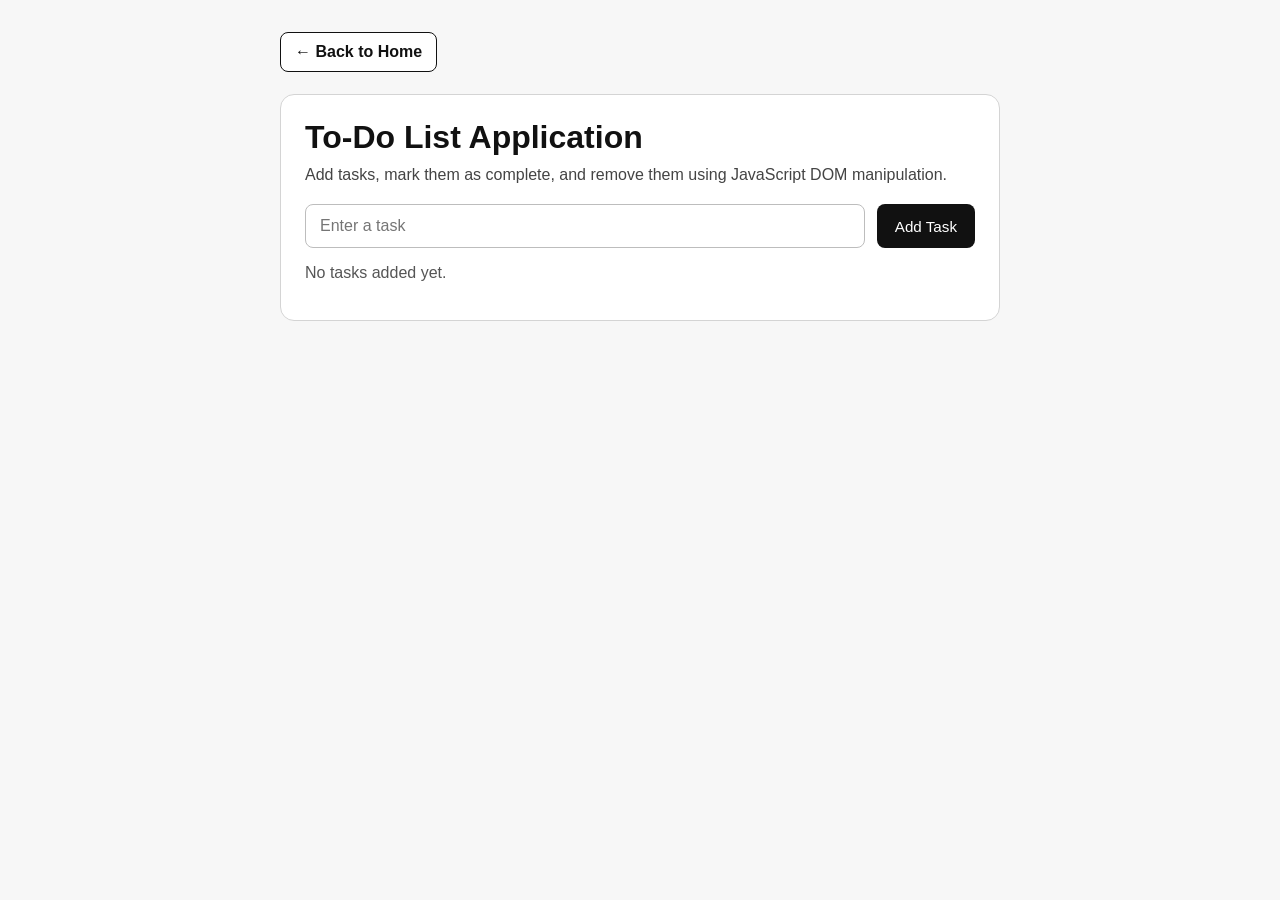
<file: Practical7/Practical7_ToDoListApplication.html>
<!-- 
    Name  : Patel Aryan Mahendrakumar
    Roll  : 230180107032
    Batch : A
-->

<!DOCTYPE html>
<html lang="en">

<head>
    <meta charset="UTF-8" />
    <meta name="viewport" content="width=device-width, initial-scale=1.0" />
    <title>To-Do List Application</title>
    <link rel="stylesheet" href="style.css" />
</head>

<body>
    <main class="page">
        <a class="back-link" href="../index.html">&#8592; Back to Home</a>

        <section class="todo-card">
            <h1>To-Do List Application</h1>
            <p class="intro">Add tasks, mark them as complete, and remove them using JavaScript DOM manipulation.</p>

            <div class="input-row">
                <input type="text" id="taskInput" placeholder="Enter a task" />
                <button type="button" onclick="addTask()">Add Task</button>
            </div>

            <p id="message" class="message">No tasks added yet.</p>

            <ul id="taskList" class="task-list"></ul>
        </section>
    </main>

    <script src="script.js"></script>
</body>

</html>
</file>
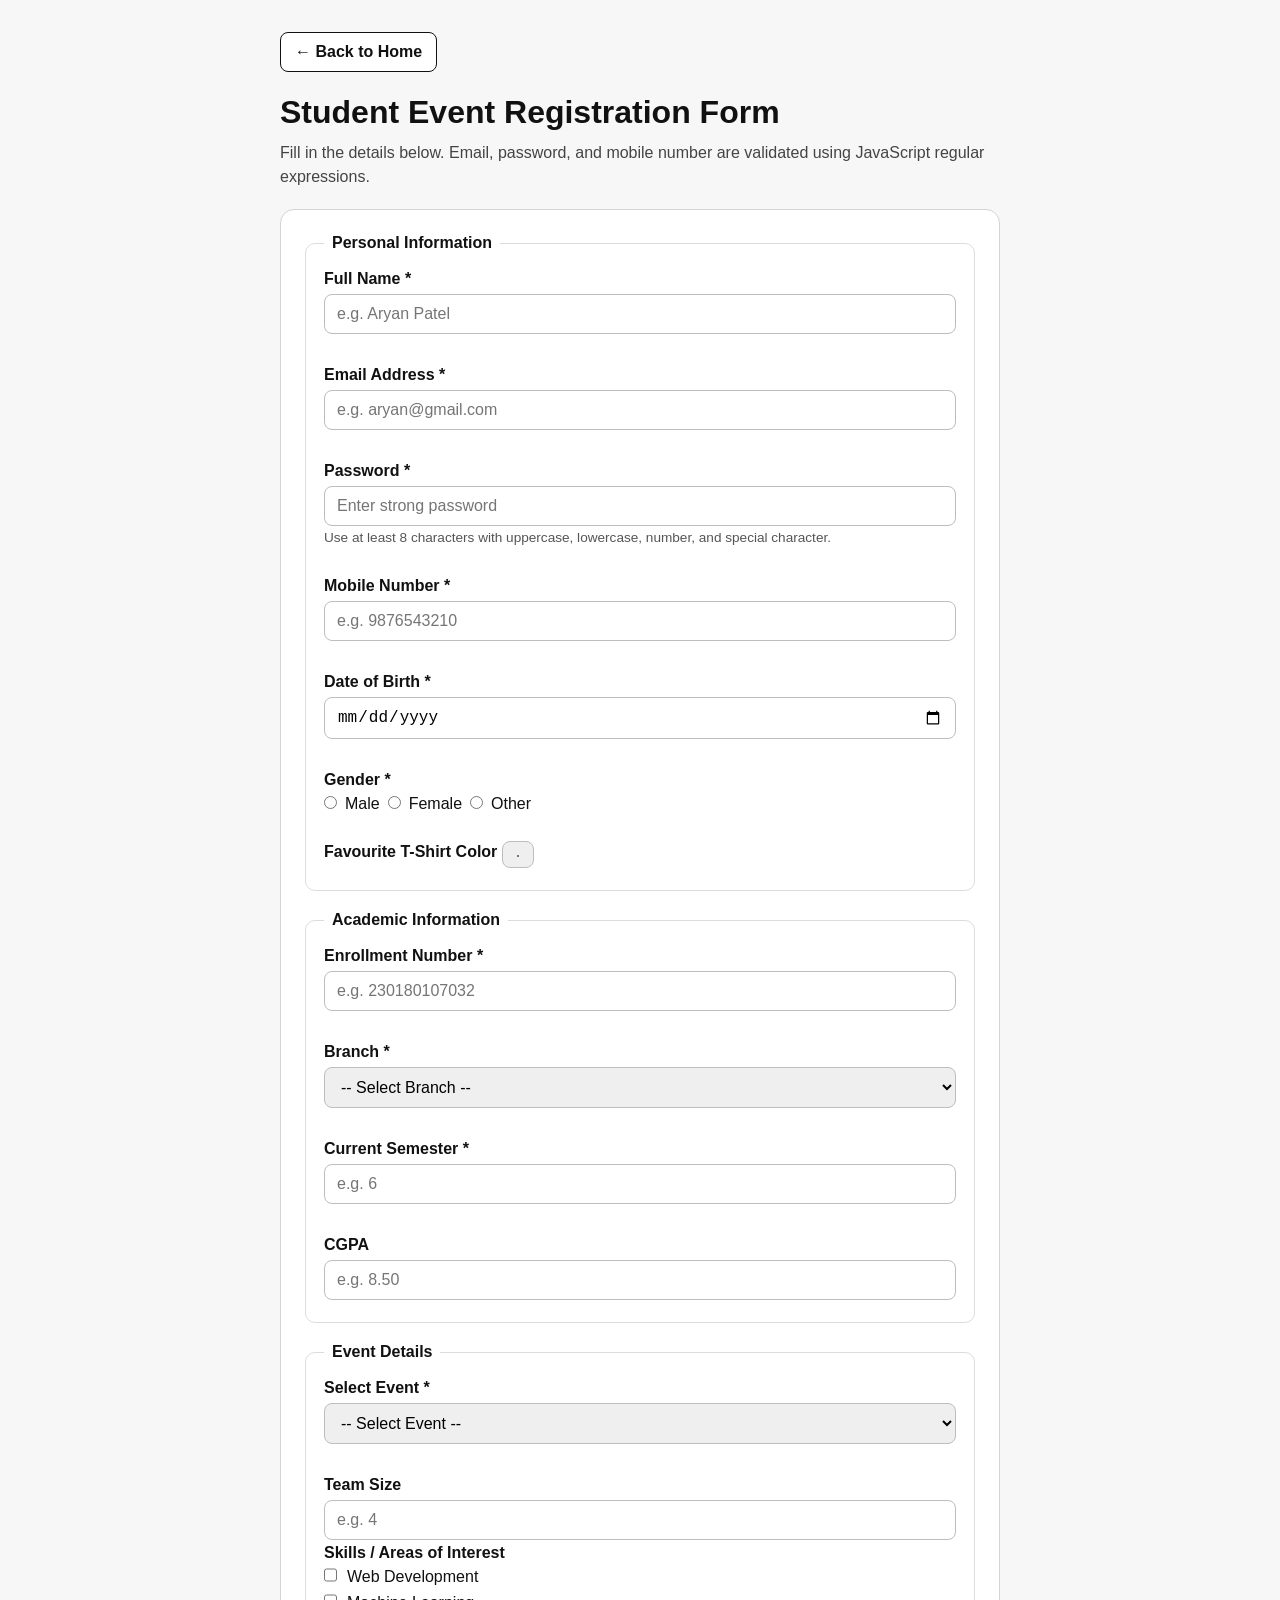
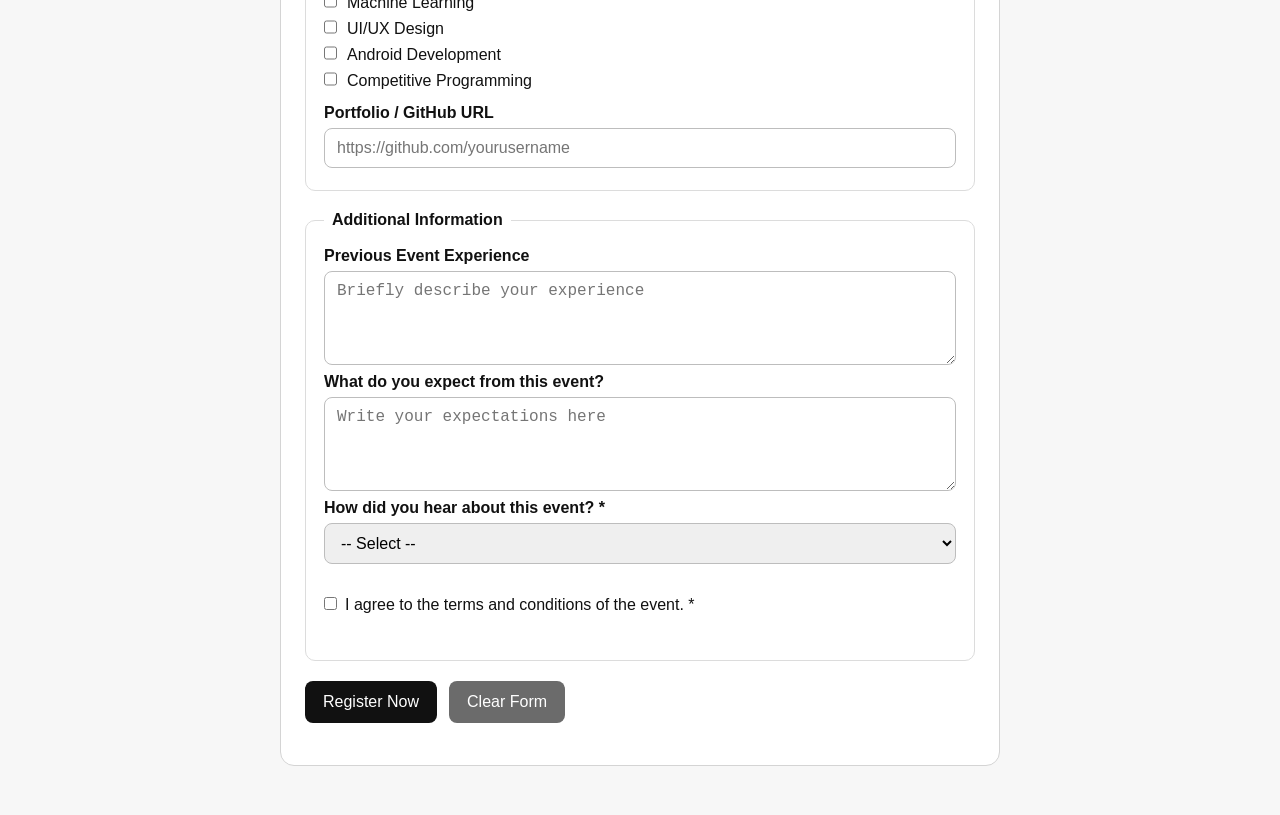
<file: Practical8/Practical8_RegistrationFormValidation.html>
<!-- 
    Name  : Patel Aryan Mahendrakumar
    Roll  : 230180107032
    Batch : A
-->

<!DOCTYPE html>
<html lang="en">

<head>
    <meta charset="UTF-8" />
    <meta name="viewport" content="width=device-width, initial-scale=1.0" />
    <title>Registration Form Validation</title>
    <link rel="stylesheet" href="style.css" />
</head>

<body>

    <main class="page">
        <p><a class="back-link" href="../index.html">&#8592; Back to Home</a></p>

        <h1>Student Event Registration Form</h1>
        <p class="intro">Fill in the details below. Email, password, and mobile number are validated using JavaScript regular expressions.</p>

        <form id="registrationForm" action="#" method="post" novalidate>

            <!-- ===== PERSONAL INFORMATION ===== -->
            <fieldset>
                <legend>Personal Information</legend>

                <label for="fullname">Full Name *</label>
                <input type="text" id="fullname" name="fullname" placeholder="e.g. Aryan Patel" required />
                <p id="fullnameError" class="error-message"></p>

                <label for="email">Email Address *</label>
                <input type="text" id="email" name="email" placeholder="e.g. aryan@gmail.com" required />
                <p id="emailError" class="error-message"></p>

                <label for="password">Password *</label>
                <input type="password" id="password" name="password" placeholder="Enter strong password" required />
                <p class="hint">Use at least 8 characters with uppercase, lowercase, number, and special character.</p>
                <p id="passwordError" class="error-message"></p>

                <label for="phone">Mobile Number *</label>
                <input type="text" id="phone" name="phone" placeholder="e.g. 9876543210" required />
                <p id="phoneError" class="error-message"></p>

                <label for="dob">Date of Birth *</label>
                <input type="date" id="dob" name="dob" required />
                <p id="dobError" class="error-message"></p>

                <label>Gender *</label>
                <div class="option-row">
                    <input type="radio" id="male" name="gender" value="male" />
                    <label for="male">Male</label>

                    <input type="radio" id="female" name="gender" value="female" />
                    <label for="female">Female</label>

                    <input type="radio" id="other" name="gender" value="other" />
                    <label for="other">Other</label>
                </div>
                <p id="genderError" class="error-message"></p>

                <label for="tshirt">Favourite T-Shirt Color</label>
                <input type="color" id="tshirt" name="tshirt" value="#4a90d9" />
            </fieldset>

            <!-- ===== ACADEMIC INFORMATION ===== -->
            <fieldset>
                <legend>Academic Information</legend>

                <label for="enroll">Enrollment Number *</label>
                <input type="text" id="enroll" name="enroll" placeholder="e.g. 230180107032" required />
                <p id="enrollError" class="error-message"></p>

                <label for="branch">Branch *</label>
                <select id="branch" name="branch" required>
                    <option value="">-- Select Branch --</option>
                    <option value="CE">Computer Engineering</option>
                    <option value="EC">Electronics &amp; Communication</option>
                    <option value="ME">Mechanical Engineering</option>
                    <option value="CV">Civil Engineering</option>
                    <option value="EE">Electrical Engineering</option>
                </select>
                <p id="branchError" class="error-message"></p>

                <label for="semester">Current Semester *</label>
                <input type="number" id="semester" name="semester" min="1" max="8" placeholder="e.g. 6" required />
                <p id="semesterError" class="error-message"></p>

                <label for="cgpa">CGPA</label>
                <input type="number" id="cgpa" name="cgpa" min="0" max="10" step="0.01" placeholder="e.g. 8.50" />
            </fieldset>

            <!-- ===== EVENT DETAILS ===== -->
            <fieldset>
                <legend>Event Details</legend>

                <label for="event">Select Event *</label>
                <select id="event" name="event" required>
                    <option value="">-- Select Event --</option>
                    <optgroup label="Technical">
                        <option value="hackathon">Hackathon</option>
                        <option value="codingcontest">Coding Contest</option>
                        <option value="projectexpo">Project Expo</option>
                        <option value="workshop">Workshop</option>
                    </optgroup>
                    <optgroup label="Non-Technical">
                        <option value="culturalnight">Cultural Night</option>
                        <option value="sportsday">Sports Day</option>
                        <option value="debate">Debate Competition</option>
                    </optgroup>
                </select>
                <p id="eventError" class="error-message"></p>

                <label for="teamsize">Team Size</label>
                <input type="number" id="teamsize" name="teamsize" min="1" max="10" placeholder="e.g. 4" />

                <label>Skills / Areas of Interest</label>
                <div class="checkbox-group">
                    <input type="checkbox" id="webdev" name="skills" value="webdev" />
                    <label for="webdev">Web Development</label>

                    <input type="checkbox" id="ml" name="skills" value="ml" />
                    <label for="ml">Machine Learning</label>

                    <input type="checkbox" id="uiux" name="skills" value="uiux" />
                    <label for="uiux">UI/UX Design</label>

                    <input type="checkbox" id="android" name="skills" value="android" />
                    <label for="android">Android Development</label>

                    <input type="checkbox" id="cp" name="skills" value="cp" />
                    <label for="cp">Competitive Programming</label>
                </div>

                <label for="portfolio">Portfolio / GitHub URL</label>
                <input type="url" id="portfolio" name="portfolio" placeholder="https://github.com/yourusername" />
            </fieldset>

            <!-- ===== ADDITIONAL INFORMATION ===== -->
            <fieldset>
                <legend>Additional Information</legend>

                <label for="experience">Previous Event Experience</label>
                <textarea id="experience" name="experience" rows="4" placeholder="Briefly describe your experience" maxlength="500"></textarea>

                <label for="expectations">What do you expect from this event?</label>
                <textarea id="expectations" name="expectations" rows="4" placeholder="Write your expectations here" maxlength="500"></textarea>

                <label for="heardFrom">How did you hear about this event? *</label>
                <select id="heardFrom" name="heardFrom" required>
                    <option value="">-- Select --</option>
                    <option value="social">Social Media</option>
                    <option value="friend">Friend / Classmate</option>
                    <option value="notice">College Notice Board</option>
                    <option value="faculty">Faculty</option>
                    <option value="other">Other</option>
                </select>
                <p id="heardFromError" class="error-message"></p>

                <div class="terms-row">
                    <input type="checkbox" id="terms" name="terms" />
                    <label for="terms">I agree to the terms and conditions of the event. *</label>
                </div>
                <p id="termsError" class="error-message"></p>
            </fieldset>

            <div class="button-row">
                <input type="submit" value="Register Now" />
                <input type="reset" value="Clear Form" />
            </div>

            <p id="formMessage" class="form-message"></p>

        </form>
    </main>

    <script src="script.js"></script>
</body>

</html>
</file>
<file: style.css>
* {
    margin: 0;
    padding: 0;
    box-sizing: border-box;
}

body {
    font-family: 'Segoe UI', Tahoma, Geneva, Verdana, sans-serif;
    background-color: #ffffff;
    color: #111111;
    min-height: 100vh;
    display: flex;
    flex-direction: column;
}

header {
    border-bottom: 1px solid #111111;
    padding: 40px 20px;
    text-align: center;
}

header h1 {
    font-size: 2rem;
    font-weight: 700;
    letter-spacing: 1px;
}

header p {
    margin-top: 8px;
    color: #555555;
    font-size: 0.9rem;
}

.badge {
    display: inline-block;
    margin-top: 12px;
    border: 1px solid #111111;
    color: #111111;
    font-size: 0.75rem;
    font-weight: 600;
    padding: 4px 14px;
    border-radius: 20px;
    letter-spacing: 0.5px;
}

main {
    flex: 1;
    max-width: 900px;
    width: 100%;
    margin: 50px auto;
    padding: 0 20px;
}

.section-title {
    font-size: 0.75rem;
    text-transform: uppercase;
    letter-spacing: 3px;
    color: #888888;
    margin-bottom: 24px;
    display: flex;
    align-items: center;
    gap: 12px;
}

.section-title::after {
    content: '';
    flex: 1;
    height: 1px;
    background: #dddddd;
}

.grid {
    display: grid;
    grid-template-columns: repeat(auto-fill, minmax(260px, 1fr));
    gap: 16px;
}

.card {
    border: 1px solid #dddddd;
    border-radius: 8px;
    padding: 28px 24px;
    display: flex;
    flex-direction: column;
    gap: 8px;
    transition: border-color 0.2s ease, box-shadow 0.2s ease;
}

.card:hover {
    border-color: #111111;
    box-shadow: 4px 4px 0px #111111;
}

.card-number {
    font-size: 0.72rem;
    font-weight: 700;
    color: #aaaaaa;
    text-transform: uppercase;
    letter-spacing: 2px;
}

.card-title {
    font-size: 1.05rem;
    font-weight: 600;
    color: #111111;
}

.card-desc {
    font-size: 0.85rem;
    color: #666666;
    line-height: 1.6;
}

.card-link {
    margin-top: 10px;
    width: fit-content;
    color: #111111;
    text-decoration: none;
    padding: 0;
    font-size: 0.82rem;
    font-weight: 600;
    display: flex;
    align-items: center;
    gap: 4px;
}

.card-link::after {
    content: '→';
    transition: transform 0.2s;
}

.card-link:hover::after {
    transform: translateX(4px);
}

.card-link:hover {
    text-decoration: underline;
}

.card-actions {
    margin-top: auto;
    padding-top: 10px;
    display: flex;
    gap: 8px;
    flex-wrap: wrap;
}

footer {
    text-align: center;
    padding: 24px;
    font-size: 0.8rem;
    color: #aaaaaa;
    border-top: 1px solid #dddddd;
}
</file>
<file: docs/style.css>
* {
    margin: 0;
    padding: 0;
    box-sizing: border-box;
}

body {
    font-family: 'Segoe UI', Tahoma, Geneva, Verdana, sans-serif;
    background-color: #ffffff;
    color: #111111;
    min-height: 100vh;
    display: flex;
    flex-direction: column;
}

header {
    border-bottom: 1px solid #111111;
    padding: 40px 20px;
    text-align: center;
}

header h1 {
    font-size: 2rem;
    font-weight: 700;
    letter-spacing: 1px;
}

header p {
    margin-top: 8px;
    color: #555555;
    font-size: 0.9rem;
}

.badge {
    display: inline-block;
    margin-top: 12px;
    border: 1px solid #111111;
    color: #111111;
    font-size: 0.75rem;
    font-weight: 600;
    padding: 4px 14px;
    border-radius: 20px;
    letter-spacing: 0.5px;
}

main {
    flex: 1;
    max-width: 900px;
    width: 100%;
    margin: 50px auto;
    padding: 0 20px;
}

.section-title {
    font-size: 0.75rem;
    text-transform: uppercase;
    letter-spacing: 3px;
    color: #888888;
    margin-bottom: 24px;
    display: flex;
    align-items: center;
    gap: 12px;
}

.section-title::after {
    content: '';
    flex: 1;
    height: 1px;
    background: #dddddd;
}

.grid {
    display: grid;
    grid-template-columns: repeat(auto-fill, minmax(260px, 1fr));
    gap: 16px;
}

.card {
    border: 1px solid #dddddd;
    border-radius: 8px;
    padding: 28px 24px;
    text-decoration: none;
    color: inherit;
    display: flex;
    flex-direction: column;
    gap: 8px;
    transition: border-color 0.2s ease, box-shadow 0.2s ease;
}

.card:hover {
    border-color: #111111;
    box-shadow: 4px 4px 0px #111111;
}

.card-number {
    font-size: 0.72rem;
    font-weight: 700;
    color: #aaaaaa;
    text-transform: uppercase;
    letter-spacing: 2px;
}

.card-title {
    font-size: 1.05rem;
    font-weight: 600;
    color: #111111;
}

.card-desc {
    font-size: 0.85rem;
    color: #666666;
    line-height: 1.6;
}

.card-link {
    margin-top: 10px;
    font-size: 0.82rem;
    color: #111111;
    font-weight: 600;
    display: flex;
    align-items: center;
    gap: 4px;
}

.card-link::after {
    content: '→';
    transition: transform 0.2s;
}

.card:hover .card-link::after {
    transform: translateX(4px);
}

footer {
    text-align: center;
    padding: 24px;
    font-size: 0.8rem;
    color: #aaaaaa;
    border-top: 1px solid #dddddd;
}
</file>
<file: Practical15/style.css>
:root {
    --bg: #f4f4f4;
    --panel: #ffffff;
    --text: #111111;
    --muted: #4a4a4a;
    --border: #d7d7d7;
}

* {
    box-sizing: border-box;
}

body {
    margin: 0;
    font-family: "Segoe UI", Tahoma, Arial, sans-serif;
    background: linear-gradient(180deg, #fafafa 0%, var(--bg) 100%);
    color: var(--text);
}

.page {
    width: min(920px, 94%);
    margin: 30px auto;
}

.panel {
    padding: 24px;
    background: var(--panel);
    border: 1px solid var(--border);
    border-radius: 10px;
    box-shadow: 0 8px 20px rgba(0, 0, 0, 0.06);
}

h1 {
    margin: 0 0 8px;
    font-size: 28px;
}

.hint {
    margin: 0 0 14px;
    color: var(--muted);
}

.carousel {
    position: relative;
    border: 1px solid var(--border);
    border-radius: 10px;
    overflow: hidden;
    background: #f6f6f6;
}

.slides {
    position: relative;
    width: 100%;
    aspect-ratio: 16 / 9;
}

.slide {
    position: absolute;
    inset: 0;
    display: none;
    width: 100%;
    height: 100%;
    object-fit: cover;
}

.nav-btn {
    position: absolute;
    bottom: 12px;
    border: 1px solid #111111;
    border-radius: 7px;
    background: #111111;
    color: #ffffff;
    padding: 8px 12px;
    cursor: pointer;
    font-weight: 700;
}

#prevBtn {
    left: 12px;
}

#nextBtn {
    right: 12px;
}

.nav-btn:hover {
    background: #2a2a2a;
}

@media (max-width: 760px) {
    .page {
        margin: 22px auto;
    }

    .panel {
        padding: 18px;
    }

    .nav-btn {
        padding: 7px 10px;
        font-size: 13px;
    }
}
</file>
<file: Practical5/style.css>
body {
    background-color: #f8f9fa;
    color: #212529;
}

.card-title {
    color: #212529;
}

footer p {
    margin-bottom: 0.25rem;
}

.card {
    border-radius: 0.7rem;
}

img {
    object-fit: cover;
}

.campus-img {
    height: 220px;
}

.facilities-panel,
.student-support-panel {
    height: 270px;
    display: flex;
    flex-direction: column;
}

.facilities-panel .list-group-item,
.student-support-panel .list-group-item {
    flex: 1;
    display: flex;
    align-items: center;
}

@media (max-width: 767.98px) {
    .campus-img {
        height: 200px;
    }

    .facilities-panel,
    .student-support-panel {
        height: auto;
    }
}
</file>
<file: Practical6/style.css>
* {
    margin: 0;
    padding: 0;
    box-sizing: border-box;
}

body {
    font-family: Arial, sans-serif;
    background-color: #f7f7f7;
    color: #111111;
    line-height: 1.5;
}

.container {
    width: min(100%, 1100px);
    margin: 0 auto;
    padding: 0 20px;
}

.page-header {
    padding: 32px 0 20px;
}

.back-link {
    text-decoration: none;
    display: inline-flex;
    align-items: center;
    gap: 6px;
    padding: 10px 14px;
    border: 1px solid #111111;
    border-radius: 8px;
    color: #111111;
    background-color: #ffffff;
    font-weight: 600;
    transition: background-color 0.2s ease, color 0.2s ease;
}

.back-link:hover {
    background-color: #111111;
    color: #ffffff;
}

h1 {
    margin-top: 12px;
    font-size: 2rem;
}

.intro {
    margin-top: 10px;
    max-width: 760px;
    color: #444444;
}

.layout {
    display: grid;
    grid-template-columns: repeat(2, minmax(0, 1fr));
    gap: 24px;
    padding-bottom: 40px;
}

.panel {
    background-color: #ffffff;
    border: 1px solid #d4d4d4;
    border-radius: 12px;
    padding: 24px;
    box-shadow: none;
}

.panel h2 {
    margin-bottom: 18px;
    font-size: 1.35rem;
}

.calculator-box {
    width: 100%;
}

label {
    display: block;
    margin-bottom: 8px;
    font-weight: 600;
}

input {
    width: 100%;
    padding: 11px 12px;
    margin-bottom: 16px;
    border: 1px solid #bdbdbd;
    border-radius: 8px;
    font-size: 1rem;
    background-color: #ffffff;
    color: #111111;
}

input:focus {
    outline: 2px solid #d9d9d9;
    border-color: #111111;
}

#calculatorDisplay {
    width: 100%;
    text-align: right;
    font-size: 1.5rem;
    font-weight: 600;
    margin-bottom: 14px;
}

.calculator-grid {
    display: grid;
    grid-template-columns: repeat(4, minmax(0, 1fr));
    gap: 10px;
    width: 100%;
}

.button-row {
    display: flex;
    flex-wrap: wrap;
    gap: 10px;
    margin-bottom: 14px;
}

.single-action {
    margin-top: 4px;
}

button {
    border: none;
    border-radius: 8px;
    background-color: #111111;
    color: #ffffff;
    padding: 10px 16px;
    font-size: 0.95rem;
    cursor: pointer;
}

button:hover {
    background-color: #000000;
}

.calculator-grid button {
    width: 100%;
    min-height: 52px;
}

.secondary-button {
    background-color: #6b6b6b;
}

.secondary-button:hover {
    background-color: #4a4a4a;
}

.operator-button {
    background-color: #222222;
}

.operator-button:hover {
    background-color: #111111;
}

.equal-button {
    background-color: #111111;
}

.zero-button {
    grid-column: span 2;
}

.result-box {
    margin-top: 20px;
    padding: 16px;
    border-radius: 10px;
    background-color: #ffffff;
    border: 1px solid #d4d4d4;
}

.panel:first-child {
    display: flex;
    flex-direction: column;
}

.result-label {
    font-size: 0.85rem;
    font-weight: 700;
    letter-spacing: 0.04em;
    text-transform: uppercase;
    color: #555555;
    margin-bottom: 8px;
}

#simpleResult,
#emiResult {
    color: #111111;
}

@media (max-width: 768px) {
    .layout {
        grid-template-columns: 1fr;
    }

    .panel {
        padding: 20px;
    }

    h1 {
        font-size: 1.7rem;
    }
}
</file>
<file: Practical7/style.css>
* {
    margin: 0;
    padding: 0;
    box-sizing: border-box;
}

body {
    font-family: Arial, sans-serif;
    background-color: #f7f7f7;
    color: #111111;
}

.page {
    width: min(100%, 760px);
    margin: 0 auto;
    padding: 32px 20px 40px;
}

.back-link {
    display: inline-flex;
    align-items: center;
    padding: 10px 14px;
    border: 1px solid #111111;
    border-radius: 8px;
    color: #111111;
    text-decoration: none;
    font-weight: 600;
    background-color: #ffffff;
}

.back-link:hover {
    background-color: #111111;
    color: #ffffff;
}

.todo-card {
    margin-top: 22px;
    background-color: #ffffff;
    border: 1px solid #d4d4d4;
    border-radius: 14px;
    padding: 24px;
}

h1 {
    font-size: 2rem;
    margin-bottom: 10px;
}

.intro {
    color: #444444;
    margin-bottom: 20px;
}

.input-row {
    display: flex;
    gap: 12px;
    margin-bottom: 16px;
}

#taskInput {
    flex: 1;
    padding: 12px 14px;
    border: 1px solid #bdbdbd;
    border-radius: 8px;
    font-size: 1rem;
}

#taskInput:focus {
    outline: 2px solid #dddddd;
    border-color: #111111;
}

button {
    border: none;
    border-radius: 8px;
    background-color: #111111;
    color: #ffffff;
    padding: 12px 18px;
    font-size: 0.95rem;
    cursor: pointer;
}

button:hover {
    background-color: #000000;
}

.message {
    color: #555555;
    margin-bottom: 14px;
}

.task-list {
    list-style: none;
}

.task-item {
    display: flex;
    align-items: center;
    justify-content: space-between;
    gap: 14px;
    padding: 14px 16px;
    border: 1px solid #dcdcdc;
    border-radius: 10px;
    background-color: #fafafa;
}

.task-item + .task-item {
    margin-top: 12px;
}

.task-left {
    display: flex;
    align-items: center;
    gap: 12px;
    flex: 1;
}

.task-text {
    word-break: break-word;
}

.task-text.completed {
    text-decoration: line-through;
    color: #666666;
}

.remove-button {
    background-color: #6b6b6b;
}

.remove-button:hover {
    background-color: #4a4a4a;
}

@media (max-width: 640px) {
    .input-row {
        flex-direction: column;
    }

    .task-item {
        flex-direction: column;
        align-items: stretch;
    }

    .task-left {
        align-items: flex-start;
    }
}
</file>
<file: Practical8/style.css>
* {
    margin: 0;
    padding: 0;
    box-sizing: border-box;
}

body {
    font-family: Arial, sans-serif;
    background-color: #f7f7f7;
    color: #111111;
}

.page {
    width: min(100%, 760px);
    margin: 0 auto;
    padding: 32px 20px 40px;
}

.back-link {
    display: inline-block;
    padding: 10px 14px;
    border: 1px solid #111111;
    border-radius: 8px;
    color: #111111;
    text-decoration: none;
    font-weight: 600;
    background-color: #ffffff;
}

.back-link:hover {
    background-color: #111111;
    color: #ffffff;
}

h1 {
    margin-top: 22px;
    font-size: 2rem;
}

.intro {
    color: #444444;
    margin: 10px 0 20px;
    line-height: 1.5;
}

form {
    background-color: #ffffff;
    border: 1px solid #d4d4d4;
    border-radius: 14px;
    padding: 24px;
}

fieldset {
    border: 1px solid #dcdcdc;
    border-radius: 10px;
    padding: 18px;
    margin-bottom: 20px;
}

legend {
    font-weight: 700;
    padding: 0 8px;
}

label {
    display: inline-block;
    margin-bottom: 6px;
    font-weight: 600;
}

input,
select,
textarea {
    width: 100%;
    padding: 10px 12px;
    border: 1px solid #bdbdbd;
    border-radius: 8px;
    font-size: 1rem;
    margin-bottom: 4px;
}

input:focus,
select:focus,
textarea:focus {
    outline: 2px solid #dddddd;
    border-color: #111111;
}

input[type="radio"],
input[type="checkbox"],
input[type="color"] {
    width: auto;
}

.option-row,
.terms-row {
    display: flex;
    align-items: center;
    flex-wrap: wrap;
    gap: 8px;
}

.option-row label,
.terms-row label,
.checkbox-group label {
    margin-bottom: 0;
    font-weight: 400;
}

.checkbox-group {
    display: grid;
    grid-template-columns: auto 1fr;
    gap: 8px 10px;
    margin-bottom: 14px;
}

.hint {
    color: #555555;
    font-size: 0.85rem;
    margin-bottom: 4px;
}

.error-message {
    min-height: 18px;
    color: #b00020;
    font-size: 0.85rem;
    margin-bottom: 10px;
}

.form-message {
    font-weight: 700;
    margin-top: 14px;
}

.form-message.success {
    color: #176b2c;
}

.form-message.error {
    color: #b00020;
}

.button-row {
    display: flex;
    gap: 12px;
}

input[type="submit"],
input[type="reset"] {
    width: auto;
    border: none;
    background-color: #111111;
    color: #ffffff;
    cursor: pointer;
    padding: 12px 18px;
}

input[type="reset"] {
    background-color: #6b6b6b;
}

input[type="submit"]:hover {
    background-color: #000000;
}

input[type="reset"]:hover {
    background-color: #4a4a4a;
}

@media (max-width: 640px) {
    form {
        padding: 18px;
    }

    .button-row {
        flex-direction: column;
    }

    input[type="submit"],
    input[type="reset"] {
        width: 100%;
    }
}
</file>
